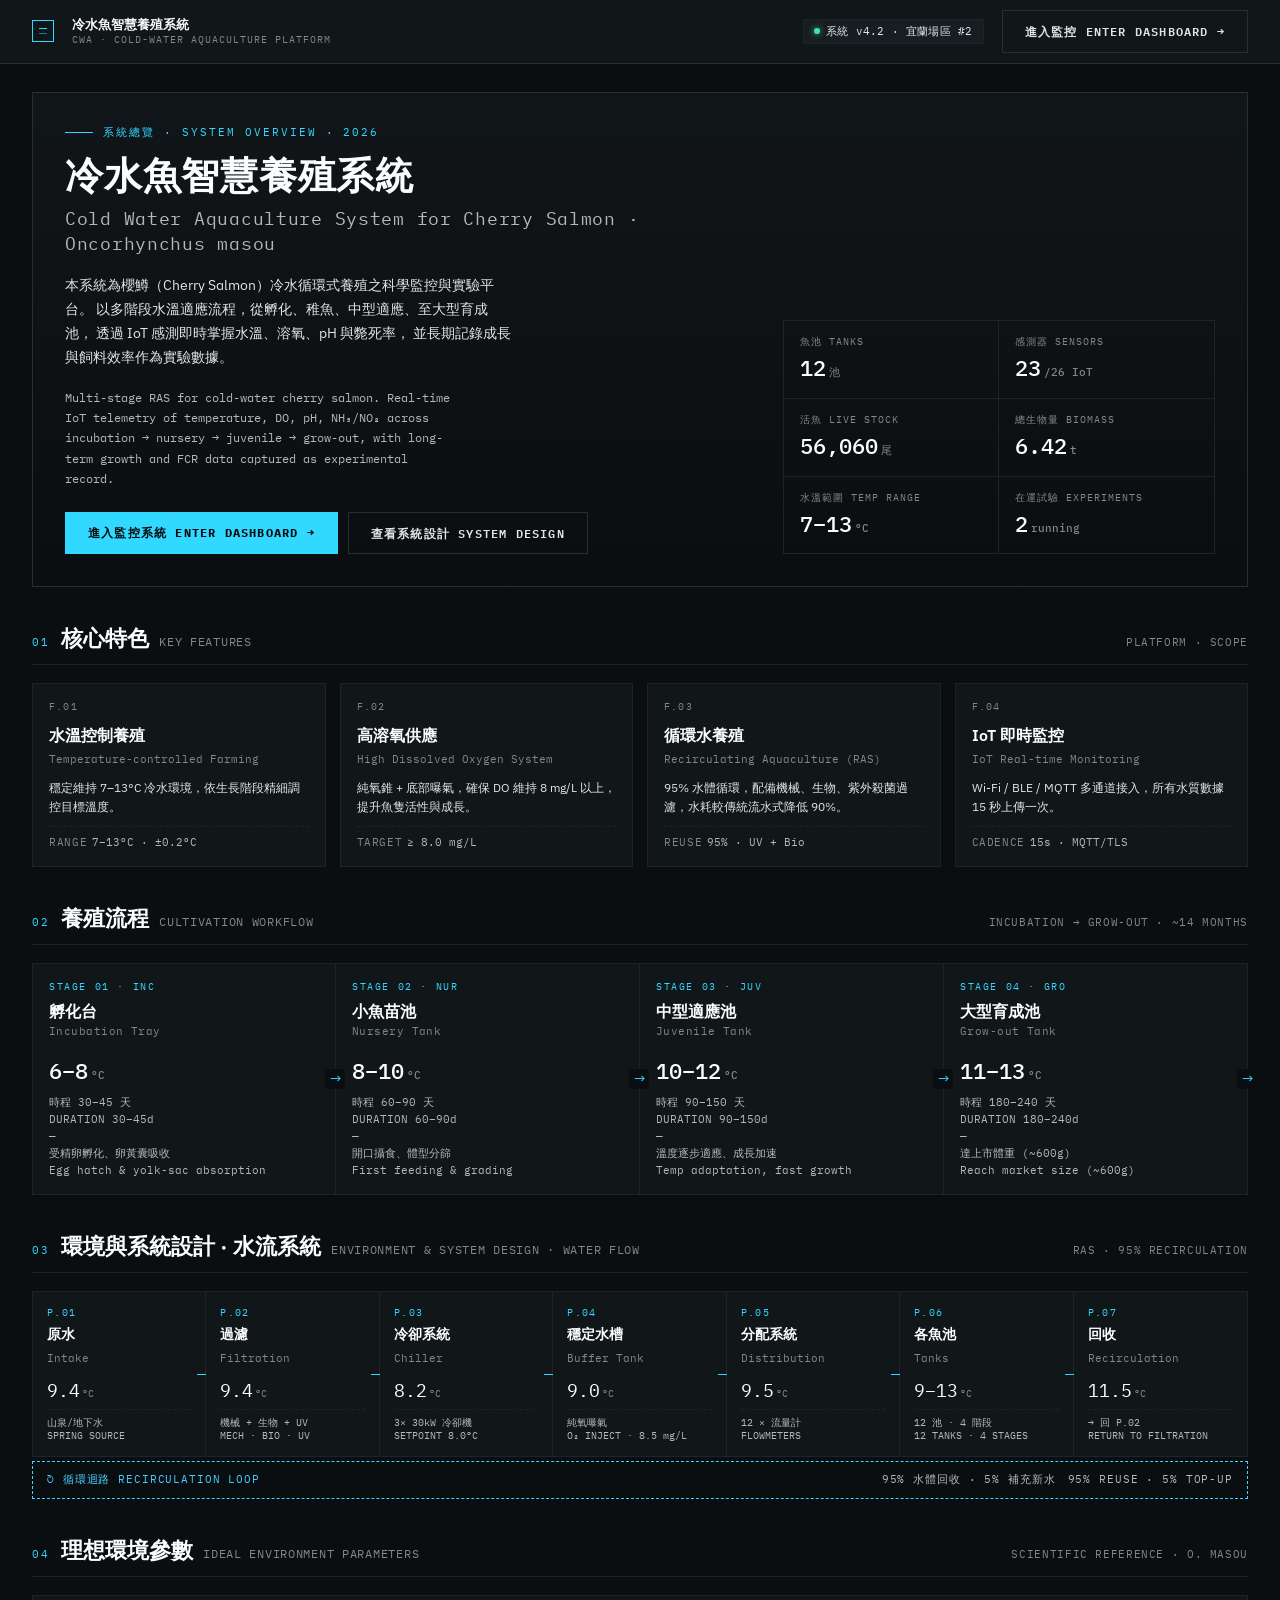
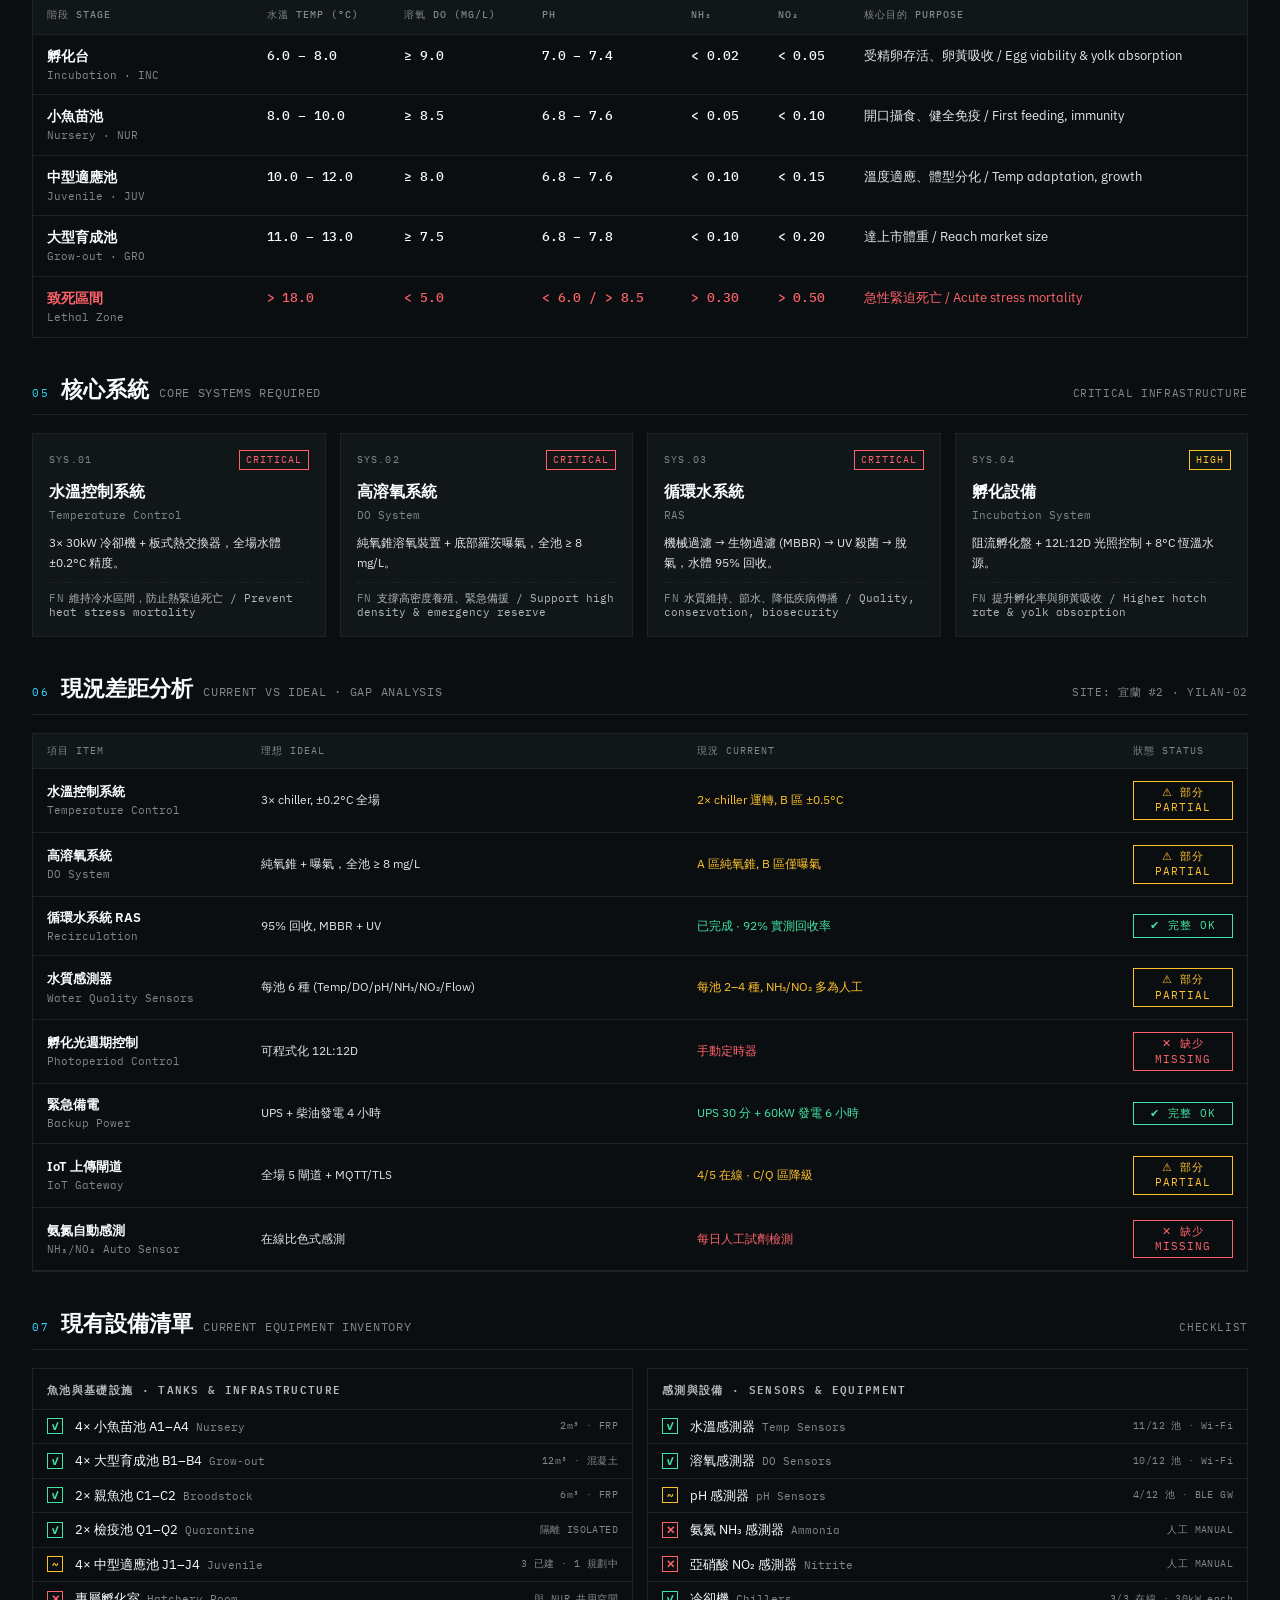
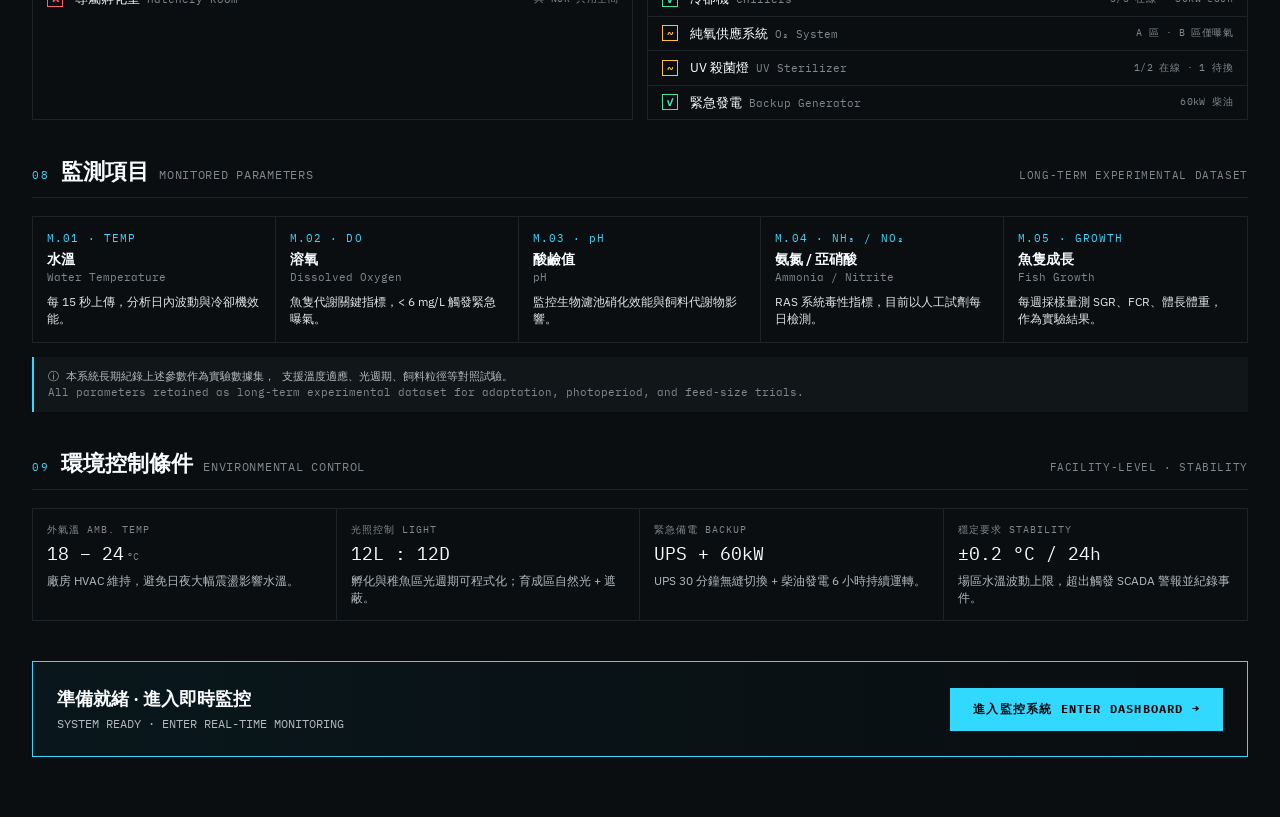
<file: System Overview.html>
<!doctype html>
<html lang="zh-Hant">
<head>
<meta charset="utf-8" />
<meta name="viewport" content="width=1440, initial-scale=1" />
<title>系統總覽 · System Overview · CWA</title>
<link rel="stylesheet" href="styles.css" />
<style>
  body { overflow: auto; }
  .ov { max-width: 1280px; margin: 0 auto; padding: 28px 32px 60px; }
  .ov-hero {
    border: 1px solid var(--line);
    background: linear-gradient(180deg, var(--bg-1), var(--bg-0));
    padding: 32px;
    display: grid; grid-template-columns: 1.6fr 1fr; gap: 28px;
    margin-bottom: 24px;
  }
  .ov-eyebrow {
    font-family: var(--font-mono); font-size: 11px;
    letter-spacing: 0.18em; text-transform: uppercase; color: var(--accent);
    margin-bottom: 14px;
    display: flex; align-items: center; gap: 10px;
  }
  .ov-eyebrow::before { content: ''; width: 28px; height: 1px; background: var(--accent); }
  .ov-title-zh { font-size: 38px; font-weight: 600; letter-spacing: 0.02em; line-height: 1.1; }
  .ov-title-en { font-family: var(--font-mono); font-size: 18px; color: var(--fg-2); margin-top: 10px; letter-spacing: 0.04em; }
  .ov-lede { color: var(--fg-1); font-size: 14px; line-height: 1.7; margin-top: 18px; max-width: 56ch; }
  .ov-keyfacts { display: grid; grid-template-columns: 1fr 1fr; gap: 0; align-self: end; border: 1px solid var(--line-soft); }
  .ov-keyfacts > div {
    padding: 14px 16px;
    border-right: 1px solid var(--line-soft); border-bottom: 1px solid var(--line-soft);
  }
  .ov-keyfacts > div:nth-child(2n) { border-right: none; }
  .ov-keyfacts > div:nth-last-child(-n+2) { border-bottom: none; }
  .ov-keyfacts .lbl { font-family: var(--font-mono); font-size: 10px; color: var(--fg-3); text-transform: uppercase; letter-spacing: 0.10em; }
  .ov-keyfacts .val { font-family: var(--font-mono); font-size: 22px; font-weight: 500; margin-top: 4px; }
  .ov-keyfacts .val .u { font-size: 11px; color: var(--fg-3); margin-left: 3px; }
  .ov-cta { display: flex; gap: 10px; margin-top: 22px; }
  .btn-cta {
    background: var(--accent); color: oklch(0.15 0.01 240);
    border: 1px solid var(--accent); padding: 12px 22px;
    font-family: var(--font-mono); font-size: 12px; font-weight: 700;
    letter-spacing: 0.10em; text-transform: uppercase; cursor: pointer;
    text-decoration: none; display: inline-flex; align-items: center; gap: 8px;
  }
  .btn-cta:hover { filter: brightness(1.08); }
  .btn-ghost {
    background: transparent; color: var(--fg-1);
    border: 1px solid var(--line); padding: 12px 22px;
    font-family: var(--font-mono); font-size: 12px; font-weight: 600;
    letter-spacing: 0.10em; text-transform: uppercase; cursor: pointer;
    text-decoration: none;
  }

  .sec { margin-top: 36px; }
  .sec-head {
    display: flex; align-items: baseline; justify-content: space-between;
    border-bottom: 1px solid var(--line-soft); padding-bottom: 10px; margin-bottom: 18px;
  }
  .sec-num {
    font-family: var(--font-mono); font-size: 11px; color: var(--accent);
    letter-spacing: 0.14em; text-transform: uppercase; margin-right: 12px;
  }
  .sec-zh { font-size: 22px; font-weight: 600; }
  .sec-en { font-family: var(--font-mono); font-size: 12px; color: var(--fg-3); margin-left: 10px; letter-spacing: 0.06em; text-transform: uppercase; }
  .sec-meta { font-family: var(--font-mono); font-size: 10.5px; color: var(--fg-3); letter-spacing: 0.06em; text-transform: uppercase; }

  /* Workflow */
  .pipe { display: grid; grid-template-columns: repeat(4, 1fr) auto; gap: 0; align-items: stretch; }
  .pipe-step {
    border: 1px solid var(--line-soft); background: var(--bg-1);
    padding: 16px; position: relative;
  }
  .pipe-step + .pipe-step { border-left: none; }
  .pipe-step .stagecode { font-family: var(--font-mono); font-size: 10px; color: var(--accent); letter-spacing: 0.16em; text-transform: uppercase; }
  .pipe-step .pname { font-size: 16px; font-weight: 600; margin-top: 6px; }
  .pipe-step .pen { font-family: var(--font-mono); font-size: 11px; color: var(--fg-3); margin-top: 2px; letter-spacing: 0.04em; }
  .pipe-step .ptemp { font-family: var(--font-mono); font-size: 22px; font-weight: 500; margin-top: 16px; color: var(--fg-0); }
  .pipe-step .ptemp .u { font-size: 11px; color: var(--fg-3); margin-left: 3px; }
  .pipe-step .pmeta { font-family: var(--font-mono); font-size: 10.5px; color: var(--fg-2); margin-top: 8px; line-height: 1.6; }
  .pipe-step::after {
    content: '→'; position: absolute; right: -10px; top: 50%;
    transform: translateY(-50%); width: 20px; height: 20px;
    background: var(--bg-0); display: grid; place-items: center;
    color: var(--accent); font-size: 14px; z-index: 2;
  }
  .pipe-step:last-child::after { display: none; }

  /* water flow */
  .flow {
    display: grid; grid-template-columns: repeat(7, 1fr); gap: 0;
    border: 1px solid var(--line-soft);
  }
  .flow-cell {
    padding: 14px; border-right: 1px solid var(--line-soft);
    background: var(--bg-1); position: relative;
    display: flex; flex-direction: column; gap: 6px;
  }
  .flow-cell:last-child { border-right: none; }
  .flow-cell .fcode { font-family: var(--font-mono); font-size: 9.5px; color: var(--accent); letter-spacing: 0.14em; text-transform: uppercase; }
  .flow-cell .fzh { font-size: 14px; font-weight: 600; }
  .flow-cell .fen { font-family: var(--font-mono); font-size: 10.5px; color: var(--fg-3); }
  .flow-cell .ftemp { font-family: var(--font-mono); font-size: 18px; margin-top: 6px; }
  .flow-cell .ftemp .u { font-size: 10px; color: var(--fg-3); margin-left: 2px; }
  .flow-cell .fctl { font-family: var(--font-mono); font-size: 9.5px; color: var(--fg-2); margin-top: auto; padding-top: 6px; border-top: 1px dashed var(--line-soft); }
  .flow-cell::after {
    content: ''; position: absolute; right: -8px; top: 50%;
    width: 16px; height: 1px; background: var(--accent);
  }
  .flow-cell::before {
    content: ''; position: absolute; right: -10px; top: 50%;
    transform: translateY(-50%);
    border: 4px solid transparent; border-left-color: var(--accent);
  }
  .flow-cell:last-child::after, .flow-cell:last-child::before { display: none; }
  .flow-loop {
    margin-top: 4px; padding: 10px 14px;
    border: 1px dashed var(--info); color: var(--info);
    font-family: var(--font-mono); font-size: 11px;
    letter-spacing: 0.08em; text-transform: uppercase;
    display: flex; gap: 12px; align-items: center;
  }

  /* Param table */
  .ptbl {
    width: 100%; border-collapse: collapse;
    border: 1px solid var(--line-soft);
  }
  .ptbl th, .ptbl td {
    padding: 12px 14px; border-bottom: 1px solid var(--line-soft);
    text-align: left; vertical-align: top;
  }
  .ptbl th {
    background: var(--bg-1); font-family: var(--font-mono); font-size: 10px;
    text-transform: uppercase; letter-spacing: 0.10em; color: var(--fg-3); font-weight: 500;
  }
  .ptbl td { font-size: 12.5px; color: var(--fg-1); }
  .ptbl td.num { font-family: var(--font-mono); font-size: 13px; color: var(--fg-0); font-weight: 500; }
  .ptbl tr:last-child td { border-bottom: none; }
  .ptbl .stage-cell { display: flex; flex-direction: column; gap: 2px; }
  .ptbl .stage-cell .zh { font-weight: 600; color: var(--fg-0); font-size: 13.5px; }
  .ptbl .stage-cell .en { font-family: var(--font-mono); font-size: 10.5px; color: var(--fg-3); }

  /* Cards */
  .card-grid { display: grid; grid-template-columns: repeat(4, 1fr); gap: 14px; }
  .syscard {
    border: 1px solid var(--line-soft); background: var(--bg-1);
    padding: 16px; display: flex; flex-direction: column; gap: 10px;
  }
  .syscard .sc-head { display: flex; align-items: center; justify-content: space-between; }
  .syscard .sc-id { font-family: var(--font-mono); font-size: 10px; letter-spacing: 0.12em; color: var(--fg-3); text-transform: uppercase; }
  .syscard .sc-imp {
    font-family: var(--font-mono); font-size: 9.5px; padding: 2px 6px;
    letter-spacing: 0.10em; text-transform: uppercase;
    border: 1px solid var(--danger); color: var(--danger);
  }
  .syscard .sc-imp.med { border-color: var(--warn); color: var(--warn); }
  .syscard .sc-zh { font-size: 16px; font-weight: 600; }
  .syscard .sc-en { font-family: var(--font-mono); font-size: 11px; color: var(--fg-3); margin-top: -4px; }
  .syscard .sc-desc { font-size: 12px; color: var(--fg-1); line-height: 1.6; }
  .syscard .sc-fn { font-family: var(--font-mono); font-size: 10.5px; color: var(--fg-2); padding-top: 8px; border-top: 1px dashed var(--line-soft); }
  .syscard .sc-fn .lbl { color: var(--fg-3); margin-right: 5px; text-transform: uppercase; letter-spacing: 0.06em; }

  /* Gap analysis */
  .gap-row {
    display: grid; grid-template-columns: 200px 1fr 1fr 100px;
    border-bottom: 1px solid var(--line-soft);
    padding: 12px 14px; gap: 14px; align-items: center;
  }
  .gap-row:first-child {
    background: var(--bg-1); padding-top: 10px; padding-bottom: 10px;
    font-family: var(--font-mono); font-size: 10px;
    letter-spacing: 0.10em; text-transform: uppercase; color: var(--fg-3);
  }
  .gap-row .item-zh { font-weight: 600; color: var(--fg-0); }
  .gap-row .item-en { font-family: var(--font-mono); font-size: 10.5px; color: var(--fg-3); margin-top: 2px; }
  .gap-row .ideal, .gap-row .current { font-size: 12px; color: var(--fg-1); }
  .gap-row .current.miss { color: var(--danger); }
  .gap-row .current.part { color: var(--warn); }
  .gap-row .current.ok { color: var(--ok); }
  .gap-row .stat {
    font-family: var(--font-mono); font-size: 11px; letter-spacing: 0.08em; text-transform: uppercase;
    padding: 3px 8px; border: 1px solid currentColor; text-align: center;
  }
  .gap-row .stat.ok { color: var(--ok); }
  .gap-row .stat.part { color: var(--warn); }
  .gap-row .stat.miss { color: var(--danger); }

  /* Equipment checklist */
  .eq-grid { display: grid; grid-template-columns: 1fr 1fr; gap: 14px; }
  .eq-col { border: 1px solid var(--line-soft); }
  .eq-col h3 {
    font-family: var(--font-mono); font-size: 11px; letter-spacing: 0.12em;
    text-transform: uppercase; color: var(--fg-2); padding: 12px 14px;
    border-bottom: 1px solid var(--line-soft); font-weight: 600;
  }
  .eq-row {
    display: grid; grid-template-columns: 18px 1fr auto;
    padding: 8px 14px; gap: 10px; align-items: center;
    border-bottom: 1px solid var(--line-soft);
    font-size: 12.5px;
  }
  .eq-row:last-child { border-bottom: none; }
  .eq-mark {
    width: 16px; height: 16px; display: grid; place-items: center;
    font-family: var(--font-mono); font-size: 11px; font-weight: 700;
    border: 1px solid currentColor;
  }
  .eq-mark.ok   { color: var(--ok); }
  .eq-mark.part { color: var(--warn); }
  .eq-mark.miss { color: var(--danger); }
  .eq-row .en { color: var(--fg-3); font-family: var(--font-mono); font-size: 10.5px; margin-left: 4px; }
  .eq-row .meta { font-family: var(--font-mono); font-size: 10px; color: var(--fg-3); letter-spacing: 0.04em; }

  /* Monitoring data list */
  .mon-grid { display: grid; grid-template-columns: repeat(5, 1fr); gap: 0; border: 1px solid var(--line-soft); }
  .mon-cell { padding: 14px; border-right: 1px solid var(--line-soft); }
  .mon-cell:last-child { border-right: none; }
  .mon-cell .mc-sym { font-family: var(--font-mono); font-size: 11px; color: var(--accent); letter-spacing: 0.10em; }
  .mon-cell .mc-zh { font-size: 14px; font-weight: 600; margin-top: 4px; }
  .mon-cell .mc-en { font-family: var(--font-mono); font-size: 10.5px; color: var(--fg-3); }
  .mon-cell .mc-desc { font-size: 11.5px; color: var(--fg-1); margin-top: 8px; line-height: 1.55; }

  /* Env control */
  .env-row { display: grid; grid-template-columns: repeat(4, 1fr); gap: 0; border: 1px solid var(--line-soft); }
  .env-cell { padding: 14px; border-right: 1px solid var(--line-soft); }
  .env-cell:last-child { border-right: none; }
  .env-cell .lbl { font-family: var(--font-mono); font-size: 10px; color: var(--fg-3); text-transform: uppercase; letter-spacing: 0.10em; }
  .env-cell .val { font-family: var(--font-mono); font-size: 18px; margin-top: 4px; }
  .env-cell .desc { font-size: 11.5px; color: var(--fg-2); margin-top: 6px; line-height: 1.5; }

  .footer-cta {
    margin-top: 40px; padding: 24px;
    border: 1px solid var(--accent);
    background: linear-gradient(90deg, oklch(0.32 0.06 225 / 0.20), transparent);
    display: flex; justify-content: space-between; align-items: center;
  }
  .footer-cta .ft-zh { font-size: 18px; font-weight: 600; }
  .footer-cta .ft-en { font-family: var(--font-mono); font-size: 12px; color: var(--fg-2); margin-top: 4px; }

  /* tiny topbar to anchor the page */
  .ov-top {
    position: sticky; top: 0; z-index: 20;
    background: var(--bg-1); border-bottom: 1px solid var(--line);
    padding: 10px 32px; display: flex; align-items: center; gap: 18px;
  }
  .ov-top .brand-mark {
    width: 22px; height: 22px; border: 1px solid var(--accent); position: relative;
  }
  .ov-top .brand-mark::before, .ov-top .brand-mark::after {
    content: ''; position: absolute; background: var(--accent);
  }
  .ov-top .brand-mark::before { width: 8px; height: 1px; top: 7px; left: 6px; }
  .ov-top .brand-mark::after  { width: 8px; height: 1px; top: 12px; left: 6px; opacity: 0.5; }
  .ov-top .brand-zh { font-size: 12.5px; font-weight: 600; }
  .ov-top .brand-en { font-family: var(--font-mono); font-size: 10px; color: var(--fg-3); letter-spacing: 0.10em; text-transform: uppercase; }
  .ov-top .pill { margin-left: auto; }
</style>
</head>
<body>

<div class="ov-top">
  <div class="brand-mark"></div>
  <div>
    <div class="brand-zh">冷水魚智慧養殖系統</div>
    <div class="brand-en">CWA · COLD-WATER AQUACULTURE PLATFORM</div>
  </div>
  <span class="pill"><span class="dot"></span>系統 v4.2 · 宜蘭場區 #2</span>
  <a class="btn-ghost" href="Aquaculture Dashboard.html">進入監控 ENTER DASHBOARD →</a>
</div>

<div class="ov">

  <!-- HERO -->
  <section class="ov-hero">
    <div>
      <div class="ov-eyebrow">系統總覽 · System Overview · 2026</div>
      <h1 class="ov-title-zh">冷水魚智慧養殖系統</h1>
      <div class="ov-title-en">Cold Water Aquaculture System for Cherry Salmon · Oncorhynchus masou</div>
      <p class="ov-lede">
        本系統為櫻鱒（Cherry Salmon）冷水循環式養殖之科學監控與實驗平台。
        以多階段水溫適應流程，從孵化、稚魚、中型適應、至大型育成池，
        透過 IoT 感測即時掌握水溫、溶氧、pH 與斃死率，
        並長期記錄成長與飼料效率作為實驗數據。
      </p>
      <p class="ov-lede" style="font-family: var(--font-mono); font-size: 12px; color: var(--fg-2);">
        Multi-stage RAS for cold-water cherry salmon. Real-time IoT telemetry
        of temperature, DO, pH, NH₃/NO₂ across incubation → nursery → juvenile →
        grow-out, with long-term growth and FCR data captured as experimental record.
      </p>
      <div class="ov-cta">
        <a class="btn-cta" href="Aquaculture Dashboard.html">進入監控系統 Enter Dashboard →</a>
        <a class="btn-ghost" href="#flow">查看系統設計 System Design</a>
      </div>
    </div>
    <div class="ov-keyfacts">
      <div><div class="lbl">魚池 Tanks</div><div class="val">12<span class="u">池</span></div></div>
      <div><div class="lbl">感測器 Sensors</div><div class="val">23<span class="u">/26 IoT</span></div></div>
      <div><div class="lbl">活魚 Live Stock</div><div class="val">56,060<span class="u">尾</span></div></div>
      <div><div class="lbl">總生物量 Biomass</div><div class="val">6.42<span class="u">t</span></div></div>
      <div><div class="lbl">水溫範圍 Temp Range</div><div class="val">7–13<span class="u">°C</span></div></div>
      <div><div class="lbl">在運試驗 Experiments</div><div class="val">2<span class="u">running</span></div></div>
    </div>
  </section>

  <!-- KEY FEATURES -->
  <section class="sec">
    <div class="sec-head">
      <div><span class="sec-num">01</span><span class="sec-zh">核心特色</span><span class="sec-en">Key Features</span></div>
      <span class="sec-meta">PLATFORM · SCOPE</span>
    </div>
    <div class="card-grid">
      <div class="syscard">
        <div class="sc-head"><span class="sc-id">F.01</span></div>
        <div class="sc-zh">水溫控制養殖</div>
        <div class="sc-en">Temperature-controlled Farming</div>
        <div class="sc-desc">穩定維持 7–13°C 冷水環境，依生長階段精細調控目標溫度。</div>
        <div class="sc-fn"><span class="lbl">Range</span>7–13°C · ±0.2°C</div>
      </div>
      <div class="syscard">
        <div class="sc-head"><span class="sc-id">F.02</span></div>
        <div class="sc-zh">高溶氧供應</div>
        <div class="sc-en">High Dissolved Oxygen System</div>
        <div class="sc-desc">純氧錐 + 底部曝氣，確保 DO 維持 8 mg/L 以上，提升魚隻活性與成長。</div>
        <div class="sc-fn"><span class="lbl">Target</span>≥ 8.0 mg/L</div>
      </div>
      <div class="syscard">
        <div class="sc-head"><span class="sc-id">F.03</span></div>
        <div class="sc-zh">循環水養殖</div>
        <div class="sc-en">Recirculating Aquaculture (RAS)</div>
        <div class="sc-desc">95% 水體循環，配備機械、生物、紫外殺菌過濾，水耗較傳統流水式降低 90%。</div>
        <div class="sc-fn"><span class="lbl">Reuse</span>95% · UV + Bio</div>
      </div>
      <div class="syscard">
        <div class="sc-head"><span class="sc-id">F.04</span></div>
        <div class="sc-zh">IoT 即時監控</div>
        <div class="sc-en">IoT Real-time Monitoring</div>
        <div class="sc-desc">Wi-Fi / BLE / MQTT 多通道接入，所有水質數據 15 秒上傳一次。</div>
        <div class="sc-fn"><span class="lbl">Cadence</span>15s · MQTT/TLS</div>
      </div>
    </div>
  </section>

  <!-- WORKFLOW -->
  <section class="sec">
    <div class="sec-head">
      <div><span class="sec-num">02</span><span class="sec-zh">養殖流程</span><span class="sec-en">Cultivation Workflow</span></div>
      <span class="sec-meta">INCUBATION → GROW-OUT · ~14 MONTHS</span>
    </div>
    <div class="pipe">
      <div class="pipe-step">
        <div class="stagecode">STAGE 01 · INC</div>
        <div class="pname">孵化台</div>
        <div class="pen">Incubation Tray</div>
        <div class="ptemp">6–8<span class="u">°C</span></div>
        <div class="pmeta">
          時程 30–45 天<br/>
          DURATION 30–45d<br/>
          —<br/>
          受精卵孵化、卵黃囊吸收<br/>
          Egg hatch & yolk-sac absorption
        </div>
      </div>
      <div class="pipe-step">
        <div class="stagecode">STAGE 02 · NUR</div>
        <div class="pname">小魚苗池</div>
        <div class="pen">Nursery Tank</div>
        <div class="ptemp">8–10<span class="u">°C</span></div>
        <div class="pmeta">
          時程 60–90 天<br/>
          DURATION 60–90d<br/>
          —<br/>
          開口攝食、體型分篩<br/>
          First feeding & grading
        </div>
      </div>
      <div class="pipe-step">
        <div class="stagecode">STAGE 03 · JUV</div>
        <div class="pname">中型適應池</div>
        <div class="pen">Juvenile Tank</div>
        <div class="ptemp">10–12<span class="u">°C</span></div>
        <div class="pmeta">
          時程 90–150 天<br/>
          DURATION 90–150d<br/>
          —<br/>
          溫度逐步適應、成長加速<br/>
          Temp adaptation, fast growth
        </div>
      </div>
      <div class="pipe-step">
        <div class="stagecode">STAGE 04 · GRO</div>
        <div class="pname">大型育成池</div>
        <div class="pen">Grow-out Tank</div>
        <div class="ptemp">11–13<span class="u">°C</span></div>
        <div class="pmeta">
          時程 180–240 天<br/>
          DURATION 180–240d<br/>
          —<br/>
          達上市體重 (~600g)<br/>
          Reach market size (~600g)
        </div>
      </div>
      <div></div>
    </div>
  </section>

  <!-- WATER FLOW -->
  <section class="sec" id="flow">
    <div class="sec-head">
      <div><span class="sec-num">03</span><span class="sec-zh">環境與系統設計 · 水流系統</span><span class="sec-en">Environment & System Design · Water Flow</span></div>
      <span class="sec-meta">RAS · 95% RECIRCULATION</span>
    </div>
    <div class="flow">
      <div class="flow-cell">
        <div class="fcode">P.01</div>
        <div class="fzh">原水</div>
        <div class="fen">Intake</div>
        <div class="ftemp">9.4<span class="u">°C</span></div>
        <div class="fctl">山泉/地下水<br/>SPRING SOURCE</div>
      </div>
      <div class="flow-cell">
        <div class="fcode">P.02</div>
        <div class="fzh">過濾</div>
        <div class="fen">Filtration</div>
        <div class="ftemp">9.4<span class="u">°C</span></div>
        <div class="fctl">機械 + 生物 + UV<br/>MECH · BIO · UV</div>
      </div>
      <div class="flow-cell">
        <div class="fcode">P.03</div>
        <div class="fzh">冷卻系統</div>
        <div class="fen">Chiller</div>
        <div class="ftemp">8.2<span class="u">°C</span></div>
        <div class="fctl">3× 30kW 冷卻機<br/>SETPOINT 8.0°C</div>
      </div>
      <div class="flow-cell">
        <div class="fcode">P.04</div>
        <div class="fzh">穩定水槽</div>
        <div class="fen">Buffer Tank</div>
        <div class="ftemp">9.0<span class="u">°C</span></div>
        <div class="fctl">純氧曝氣<br/>O₂ INJECT · 8.5 mg/L</div>
      </div>
      <div class="flow-cell">
        <div class="fcode">P.05</div>
        <div class="fzh">分配系統</div>
        <div class="fen">Distribution</div>
        <div class="ftemp">9.5<span class="u">°C</span></div>
        <div class="fctl">12 × 流量計<br/>FLOWMETERS</div>
      </div>
      <div class="flow-cell">
        <div class="fcode">P.06</div>
        <div class="fzh">各魚池</div>
        <div class="fen">Tanks</div>
        <div class="ftemp">9–13<span class="u">°C</span></div>
        <div class="fctl">12 池 · 4 階段<br/>12 TANKS · 4 STAGES</div>
      </div>
      <div class="flow-cell">
        <div class="fcode">P.07</div>
        <div class="fzh">回收</div>
        <div class="fen">Recirculation</div>
        <div class="ftemp">11.5<span class="u">°C</span></div>
        <div class="fctl">→ 回 P.02<br/>RETURN TO FILTRATION</div>
      </div>
    </div>
    <div class="flow-loop">
      <span>↻ 循環迴路 RECIRCULATION LOOP</span>
      <span style="margin-left: auto; color: var(--fg-2);">95% 水體回收 · 5% 補充新水</span>
      <span style="color: var(--fg-2);">95% reuse · 5% top-up</span>
    </div>
  </section>

  <!-- IDEAL ENV PARAMETERS -->
  <section class="sec">
    <div class="sec-head">
      <div><span class="sec-num">04</span><span class="sec-zh">理想環境參數</span><span class="sec-en">Ideal Environment Parameters</span></div>
      <span class="sec-meta">SCIENTIFIC REFERENCE · O. masou</span>
    </div>
    <table class="ptbl">
      <thead>
        <tr>
          <th style="width: 220px;">階段 STAGE</th>
          <th>水溫 TEMP (°C)</th>
          <th>溶氧 DO (mg/L)</th>
          <th>pH</th>
          <th>NH₃</th>
          <th>NO₂</th>
          <th>核心目的 PURPOSE</th>
        </tr>
      </thead>
      <tbody>
        <tr>
          <td><div class="stage-cell"><span class="zh">孵化台</span><span class="en">Incubation · INC</span></div></td>
          <td class="num">6.0 – 8.0</td>
          <td class="num">≥ 9.0</td>
          <td class="num">7.0 – 7.4</td>
          <td class="num">&lt; 0.02</td>
          <td class="num">&lt; 0.05</td>
          <td>受精卵存活、卵黃吸收 / Egg viability & yolk absorption</td>
        </tr>
        <tr>
          <td><div class="stage-cell"><span class="zh">小魚苗池</span><span class="en">Nursery · NUR</span></div></td>
          <td class="num">8.0 – 10.0</td>
          <td class="num">≥ 8.5</td>
          <td class="num">6.8 – 7.6</td>
          <td class="num">&lt; 0.05</td>
          <td class="num">&lt; 0.10</td>
          <td>開口攝食、健全免疫 / First feeding, immunity</td>
        </tr>
        <tr>
          <td><div class="stage-cell"><span class="zh">中型適應池</span><span class="en">Juvenile · JUV</span></div></td>
          <td class="num">10.0 – 12.0</td>
          <td class="num">≥ 8.0</td>
          <td class="num">6.8 – 7.6</td>
          <td class="num">&lt; 0.10</td>
          <td class="num">&lt; 0.15</td>
          <td>溫度適應、體型分化 / Temp adaptation, growth</td>
        </tr>
        <tr>
          <td><div class="stage-cell"><span class="zh">大型育成池</span><span class="en">Grow-out · GRO</span></div></td>
          <td class="num">11.0 – 13.0</td>
          <td class="num">≥ 7.5</td>
          <td class="num">6.8 – 7.8</td>
          <td class="num">&lt; 0.10</td>
          <td class="num">&lt; 0.20</td>
          <td>達上市體重 / Reach market size</td>
        </tr>
        <tr>
          <td><div class="stage-cell"><span class="zh" style="color: var(--danger);">致死區間</span><span class="en">Lethal Zone</span></div></td>
          <td class="num" style="color: var(--danger);">&gt; 18.0</td>
          <td class="num" style="color: var(--danger);">&lt; 5.0</td>
          <td class="num" style="color: var(--danger);">&lt; 6.0 / &gt; 8.5</td>
          <td class="num" style="color: var(--danger);">&gt; 0.30</td>
          <td class="num" style="color: var(--danger);">&gt; 0.50</td>
          <td style="color: var(--danger);">急性緊迫死亡 / Acute stress mortality</td>
        </tr>
      </tbody>
    </table>
  </section>

  <!-- CORE SYSTEMS -->
  <section class="sec">
    <div class="sec-head">
      <div><span class="sec-num">05</span><span class="sec-zh">核心系統</span><span class="sec-en">Core Systems Required</span></div>
      <span class="sec-meta">CRITICAL INFRASTRUCTURE</span>
    </div>
    <div class="card-grid">
      <div class="syscard">
        <div class="sc-head"><span class="sc-id">SYS.01</span><span class="sc-imp">CRITICAL</span></div>
        <div class="sc-zh">水溫控制系統</div>
        <div class="sc-en">Temperature Control</div>
        <div class="sc-desc">3× 30kW 冷卻機 + 板式熱交換器，全場水體 ±0.2°C 精度。</div>
        <div class="sc-fn"><span class="lbl">FN</span>維持冷水區間，防止熱緊迫死亡 / Prevent heat stress mortality</div>
      </div>
      <div class="syscard">
        <div class="sc-head"><span class="sc-id">SYS.02</span><span class="sc-imp">CRITICAL</span></div>
        <div class="sc-zh">高溶氧系統</div>
        <div class="sc-en">DO System</div>
        <div class="sc-desc">純氧錐溶氧裝置 + 底部羅茨曝氣，全池 ≥ 8 mg/L。</div>
        <div class="sc-fn"><span class="lbl">FN</span>支撐高密度養殖、緊急備援 / Support high density & emergency reserve</div>
      </div>
      <div class="syscard">
        <div class="sc-head"><span class="sc-id">SYS.03</span><span class="sc-imp">CRITICAL</span></div>
        <div class="sc-zh">循環水系統</div>
        <div class="sc-en">RAS</div>
        <div class="sc-desc">機械過濾 → 生物過濾 (MBBR) → UV 殺菌 → 脫氣，水體 95% 回收。</div>
        <div class="sc-fn"><span class="lbl">FN</span>水質維持、節水、降低疾病傳播 / Quality, conservation, biosecurity</div>
      </div>
      <div class="syscard">
        <div class="sc-head"><span class="sc-id">SYS.04</span><span class="sc-imp med">HIGH</span></div>
        <div class="sc-zh">孵化設備</div>
        <div class="sc-en">Incubation System</div>
        <div class="sc-desc">阻流孵化盤 + 12L:12D 光照控制 + 8°C 恆溫水源。</div>
        <div class="sc-fn"><span class="lbl">FN</span>提升孵化率與卵黃吸收 / Higher hatch rate & yolk absorption</div>
      </div>
    </div>
  </section>

  <!-- GAP ANALYSIS -->
  <section class="sec">
    <div class="sec-head">
      <div><span class="sec-num">06</span><span class="sec-zh">現況差距分析</span><span class="sec-en">Current vs Ideal · Gap Analysis</span></div>
      <span class="sec-meta">SITE: 宜蘭 #2 · YILAN-02</span>
    </div>
    <div style="border: 1px solid var(--line-soft);">
      <div class="gap-row">
        <span>項目 ITEM</span>
        <span>理想 IDEAL</span>
        <span>現況 CURRENT</span>
        <span>狀態 STATUS</span>
      </div>
      <div class="gap-row">
        <div><div class="item-zh">水溫控制系統</div><div class="item-en">Temperature Control</div></div>
        <div class="ideal">3× chiller, ±0.2°C 全場</div>
        <div class="current part">2× chiller 運轉, B 區 ±0.5°C</div>
        <div class="stat part">⚠ 部分 PARTIAL</div>
      </div>
      <div class="gap-row">
        <div><div class="item-zh">高溶氧系統</div><div class="item-en">DO System</div></div>
        <div class="ideal">純氧錐 + 曝氣，全池 ≥ 8 mg/L</div>
        <div class="current part">A 區純氧錐, B 區僅曝氣</div>
        <div class="stat part">⚠ 部分 PARTIAL</div>
      </div>
      <div class="gap-row">
        <div><div class="item-zh">循環水系統 RAS</div><div class="item-en">Recirculation</div></div>
        <div class="ideal">95% 回收, MBBR + UV</div>
        <div class="current ok">已完成 · 92% 實測回收率</div>
        <div class="stat ok">✔ 完整 OK</div>
      </div>
      <div class="gap-row">
        <div><div class="item-zh">水質感測器</div><div class="item-en">Water Quality Sensors</div></div>
        <div class="ideal">每池 6 種 (Temp/DO/pH/NH₃/NO₂/Flow)</div>
        <div class="current part">每池 2–4 種, NH₃/NO₂ 多為人工</div>
        <div class="stat part">⚠ 部分 PARTIAL</div>
      </div>
      <div class="gap-row">
        <div><div class="item-zh">孵化光週期控制</div><div class="item-en">Photoperiod Control</div></div>
        <div class="ideal">可程式化 12L:12D</div>
        <div class="current miss">手動定時器</div>
        <div class="stat miss">✕ 缺少 MISSING</div>
      </div>
      <div class="gap-row">
        <div><div class="item-zh">緊急備電</div><div class="item-en">Backup Power</div></div>
        <div class="ideal">UPS + 柴油發電 4 小時</div>
        <div class="current ok">UPS 30 分 + 60kW 發電 6 小時</div>
        <div class="stat ok">✔ 完整 OK</div>
      </div>
      <div class="gap-row">
        <div><div class="item-zh">IoT 上傳閘道</div><div class="item-en">IoT Gateway</div></div>
        <div class="ideal">全場 5 閘道 + MQTT/TLS</div>
        <div class="current part">4/5 在線 · C/Q 區降級</div>
        <div class="stat part">⚠ 部分 PARTIAL</div>
      </div>
      <div class="gap-row">
        <div><div class="item-zh">氨氮自動感測</div><div class="item-en">NH₃/NO₂ Auto Sensor</div></div>
        <div class="ideal">在線比色式感測</div>
        <div class="current miss">每日人工試劑檢測</div>
        <div class="stat miss">✕ 缺少 MISSING</div>
      </div>
    </div>
  </section>

  <!-- EQUIPMENT CHECKLIST -->
  <section class="sec">
    <div class="sec-head">
      <div><span class="sec-num">07</span><span class="sec-zh">現有設備清單</span><span class="sec-en">Current Equipment Inventory</span></div>
      <span class="sec-meta">CHECKLIST</span>
    </div>
    <div class="eq-grid">
      <div class="eq-col">
        <h3>魚池與基礎設施 · TANKS & INFRASTRUCTURE</h3>
        <div class="eq-row"><span class="eq-mark ok">✓</span><span>4× 小魚苗池 A1–A4 <span class="en">Nursery</span></span><span class="meta">2m³ · FRP</span></div>
        <div class="eq-row"><span class="eq-mark ok">✓</span><span>4× 大型育成池 B1–B4 <span class="en">Grow-out</span></span><span class="meta">12m³ · 混凝土</span></div>
        <div class="eq-row"><span class="eq-mark ok">✓</span><span>2× 親魚池 C1–C2 <span class="en">Broodstock</span></span><span class="meta">6m³ · FRP</span></div>
        <div class="eq-row"><span class="eq-mark ok">✓</span><span>2× 檢疫池 Q1–Q2 <span class="en">Quarantine</span></span><span class="meta">隔離 ISOLATED</span></div>
        <div class="eq-row"><span class="eq-mark part">~</span><span>4× 中型適應池 J1–J4 <span class="en">Juvenile</span></span><span class="meta">3 已建 · 1 規劃中</span></div>
        <div class="eq-row"><span class="eq-mark miss">✕</span><span>專屬孵化室 <span class="en">Hatchery Room</span></span><span class="meta">與 NUR 共用空間</span></div>
      </div>
      <div class="eq-col">
        <h3>感測與設備 · SENSORS & EQUIPMENT</h3>
        <div class="eq-row"><span class="eq-mark ok">✓</span><span>水溫感測器 <span class="en">Temp Sensors</span></span><span class="meta">11/12 池 · Wi-Fi</span></div>
        <div class="eq-row"><span class="eq-mark ok">✓</span><span>溶氧感測器 <span class="en">DO Sensors</span></span><span class="meta">10/12 池 · Wi-Fi</span></div>
        <div class="eq-row"><span class="eq-mark part">~</span><span>pH 感測器 <span class="en">pH Sensors</span></span><span class="meta">4/12 池 · BLE GW</span></div>
        <div class="eq-row"><span class="eq-mark miss">✕</span><span>氨氮 NH₃ 感測器 <span class="en">Ammonia</span></span><span class="meta">人工 MANUAL</span></div>
        <div class="eq-row"><span class="eq-mark miss">✕</span><span>亞硝酸 NO₂ 感測器 <span class="en">Nitrite</span></span><span class="meta">人工 MANUAL</span></div>
        <div class="eq-row"><span class="eq-mark ok">✓</span><span>冷卻機 <span class="en">Chillers</span></span><span class="meta">3/3 在線 · 30kW each</span></div>
        <div class="eq-row"><span class="eq-mark part">~</span><span>純氧供應系統 <span class="en">O₂ System</span></span><span class="meta">A 區 · B 區僅曝氣</span></div>
        <div class="eq-row"><span class="eq-mark part">~</span><span>UV 殺菌燈 <span class="en">UV Sterilizer</span></span><span class="meta">1/2 在線 · 1 待換</span></div>
        <div class="eq-row"><span class="eq-mark ok">✓</span><span>緊急發電 <span class="en">Backup Generator</span></span><span class="meta">60kW 柴油</span></div>
      </div>
    </div>
  </section>

  <!-- MONITORED PARAMETERS -->
  <section class="sec">
    <div class="sec-head">
      <div><span class="sec-num">08</span><span class="sec-zh">監測項目</span><span class="sec-en">Monitored Parameters</span></div>
      <span class="sec-meta">LONG-TERM EXPERIMENTAL DATASET</span>
    </div>
    <div class="mon-grid">
      <div class="mon-cell">
        <div class="mc-sym">M.01 · TEMP</div>
        <div class="mc-zh">水溫</div>
        <div class="mc-en">Water Temperature</div>
        <div class="mc-desc">每 15 秒上傳，分析日內波動與冷卻機效能。</div>
      </div>
      <div class="mon-cell">
        <div class="mc-sym">M.02 · DO</div>
        <div class="mc-zh">溶氧</div>
        <div class="mc-en">Dissolved Oxygen</div>
        <div class="mc-desc">魚隻代謝關鍵指標，&lt; 6 mg/L 觸發緊急曝氣。</div>
      </div>
      <div class="mon-cell">
        <div class="mc-sym">M.03 · pH</div>
        <div class="mc-zh">酸鹼值</div>
        <div class="mc-en">pH</div>
        <div class="mc-desc">監控生物濾池硝化效能與飼料代謝物影響。</div>
      </div>
      <div class="mon-cell">
        <div class="mc-sym">M.04 · NH₃ / NO₂</div>
        <div class="mc-zh">氨氮 / 亞硝酸</div>
        <div class="mc-en">Ammonia / Nitrite</div>
        <div class="mc-desc">RAS 系統毒性指標，目前以人工試劑每日檢測。</div>
      </div>
      <div class="mon-cell">
        <div class="mc-sym">M.05 · GROWTH</div>
        <div class="mc-zh">魚隻成長</div>
        <div class="mc-en">Fish Growth</div>
        <div class="mc-desc">每週採樣量測 SGR、FCR、體長體重，作為實驗結果。</div>
      </div>
    </div>
    <div style="margin-top: 14px; font-family: var(--font-mono); font-size: 11px; color: var(--fg-2); padding: 12px 14px; border-left: 2px solid var(--accent); background: var(--bg-1);">
      ⓘ 本系統長期紀錄上述參數作為實驗數據集，
      支援溫度適應、光週期、飼料粒徑等對照試驗。<br/>
      <span style="color: var(--fg-3);">All parameters retained as long-term experimental dataset for adaptation, photoperiod, and feed-size trials.</span>
    </div>
  </section>

  <!-- ENVIRONMENT CONTROL -->
  <section class="sec">
    <div class="sec-head">
      <div><span class="sec-num">09</span><span class="sec-zh">環境控制條件</span><span class="sec-en">Environmental Control</span></div>
      <span class="sec-meta">FACILITY-LEVEL · STABILITY</span>
    </div>
    <div class="env-row">
      <div class="env-cell">
        <div class="lbl">外氣溫 AMB. TEMP</div>
        <div class="val">18 – 24<span style="font-size: 10px; color: var(--fg-3); margin-left: 3px;">°C</span></div>
        <div class="desc">廠房 HVAC 維持，避免日夜大幅震盪影響水溫。</div>
      </div>
      <div class="env-cell">
        <div class="lbl">光照控制 LIGHT</div>
        <div class="val">12L : 12D</div>
        <div class="desc">孵化與稚魚區光週期可程式化；育成區自然光 + 遮蔽。</div>
      </div>
      <div class="env-cell">
        <div class="lbl">緊急備電 BACKUP</div>
        <div class="val">UPS + 60kW</div>
        <div class="desc">UPS 30 分鐘無縫切換 + 柴油發電 6 小時持續運轉。</div>
      </div>
      <div class="env-cell">
        <div class="lbl">穩定要求 STABILITY</div>
        <div class="val">±0.2 °C / 24h</div>
        <div class="desc">場區水溫波動上限，超出觸發 SCADA 警報並紀錄事件。</div>
      </div>
    </div>
  </section>

  <!-- FOOTER CTA -->
  <div class="footer-cta">
    <div>
      <div class="ft-zh">準備就緒 · 進入即時監控</div>
      <div class="ft-en">SYSTEM READY · ENTER REAL-TIME MONITORING</div>
    </div>
    <a class="btn-cta" href="Aquaculture Dashboard.html">進入監控系統 Enter Dashboard →</a>
  </div>

</div>

</body>
</html>
</file>
<file: styles.css>
/* Cold Water Aquaculture Monitoring System — dark industrial */
@import url('https://fonts.googleapis.com/css2?family=IBM+Plex+Sans:wght@300;400;500;600;700&family=IBM+Plex+Mono:wght@400;500;600&display=swap');

:root {
  --bg-0: oklch(0.16 0.008 240);
  --bg-1: oklch(0.195 0.010 240);
  --bg-2: oklch(0.225 0.012 240);
  --bg-3: oklch(0.26 0.014 240);
  --bg-hover: oklch(0.28 0.014 240);
  --line: oklch(0.30 0.015 240);
  --line-soft: oklch(0.25 0.012 240);

  --fg-0: oklch(0.99 0.003 240);
  --fg-1: oklch(0.92 0.006 240);
  --fg-2: oklch(0.78 0.010 240);
  --fg-3: oklch(0.62 0.012 240);

  --ok: oklch(0.82 0.16 162);
  --ok-bg: oklch(0.32 0.06 165 / 0.22);
  --warn: oklch(0.86 0.17 78);
  --warn-bg: oklch(0.38 0.08 78 / 0.22);
  --danger: oklch(0.74 0.22 22);
  --danger-bg: oklch(0.40 0.12 25 / 0.30);
  --info: oklch(0.80 0.14 230);
  --info-bg: oklch(0.32 0.06 230 / 0.24);

  --accent: oklch(0.82 0.14 220);
  --accent-strong: oklch(0.92 0.10 215);

  --font-sans: 'IBM Plex Sans', -apple-system, system-ui, sans-serif;
  --font-mono: 'IBM Plex Mono', ui-monospace, 'SF Mono', monospace;

  --radius: 4px;
  --radius-lg: 6px;
}

* { box-sizing: border-box; margin: 0; padding: 0; }
html, body { height: 100%; }
body {
  background: var(--bg-0);
  color: var(--fg-0);
  font-family: var(--font-sans);
  font-size: 13px;
  line-height: 1.4;
  -webkit-font-smoothing: antialiased;
  font-feature-settings: "ss01", "cv11";
  overflow: hidden;
}

.mono { font-family: var(--font-mono); font-variant-numeric: tabular-nums; }
.num { font-family: var(--font-mono); font-variant-numeric: tabular-nums; letter-spacing: -0.01em; }

/* layout shell */
.app {
  display: grid;
  grid-template-columns: 220px 1fr;
  grid-template-rows: 52px 1fr;
  height: 100vh;
  width: 100vw;
}
.sidebar {
  grid-row: 1 / 3;
  background: var(--bg-1);
  border-right: 1px solid var(--line-soft);
  display: flex;
  flex-direction: column;
  min-height: 0;
}
.topbar {
  background: var(--bg-1);
  border-bottom: 1px solid var(--line-soft);
  display: flex;
  align-items: center;
  padding: 0 20px;
  gap: 24px;
}
.main {
  background: var(--bg-0);
  overflow: auto;
  padding: 14px;
  display: flex;
  flex-direction: column;
  gap: 14px;
}
.row-2 {
  display: grid;
  grid-template-columns: 1fr 380px;
  gap: 14px;
}
.row-2.flip { grid-template-columns: 380px 1fr; }

/* sidebar */
.brand {
  padding: 14px 18px;
  display: flex;
  align-items: center;
  gap: 10px;
  border-bottom: 1px solid var(--line-soft);
}
.brand-mark {
  width: 26px; height: 26px;
  border: 1px solid var(--accent);
  display: grid; place-items: center;
  position: relative;
}
.brand-mark::before, .brand-mark::after {
  content: ''; position: absolute; background: var(--accent);
}
.brand-mark::before { width: 10px; height: 1px; top: 8px; left: 7px; }
.brand-mark::after  { width: 10px; height: 1px; top: 16px; left: 7px; opacity: 0.5; }
.brand-name {
  font-size: 11px; font-weight: 600; letter-spacing: 0.08em;
  text-transform: uppercase;
}
.brand-sub { font-size: 9.5px; color: var(--fg-3); letter-spacing: 0.1em; text-transform: uppercase; font-family: var(--font-mono); }

.brand-tagline {
  padding: 10px 18px 12px;
  border-bottom: 1px solid var(--line-soft);
  background: var(--bg-0);
}
.brand-tagline .bt-zh { font-size: 12.5px; color: var(--fg-1); font-weight: 600; letter-spacing: 0.04em; }
.brand-tagline .bt-en { font-size: 9.5px; color: var(--fg-3); font-family: var(--font-mono); margin-top: 3px; letter-spacing: 0.08em; text-transform: uppercase; }

.nav-num {
  font-family: var(--font-mono);
  font-size: 9.5px;
  color: var(--fg-3);
  letter-spacing: 0.10em;
  width: 22px;
  flex-shrink: 0;
}
.nav-item.active .nav-num { color: var(--accent); }

.nav-sub {
  background: var(--bg-0);
  border-left: 2px solid var(--accent);
  border-bottom: 1px solid var(--line-soft);
  padding: 4px 0;
}
.nav-sub-item {
  display: flex; align-items: center; gap: 10px;
  padding: 6px 18px 6px 42px;
  font-family: var(--font-mono);
  font-size: 11px;
  color: var(--fg-2);
  cursor: pointer;
  letter-spacing: 0.02em;
}
.nav-sub-item:hover { background: var(--bg-2); color: var(--fg-0); }
.nav-sub-item.active { color: var(--accent); }
.nav-sub-item.active .dot-sm { background: var(--accent); }
.nav-sub-item .dot-sm {
  width: 4px; height: 4px;
  background: var(--fg-3);
}
.nav-sub-item .zh { font-family: var(--font-sans); font-size: 11.5px; }
.nav-sub-item .en { color: var(--fg-3); font-size: 10px; margin-left: auto; }
.nav-sub-item.active .en { color: var(--accent); }

/* page header */
.page-header {
  display: flex; align-items: center; justify-content: space-between;
  padding: 14px 18px;
  background: var(--bg-1);
  border: 1px solid var(--line-soft);
  margin-bottom: 0;
}
.ph-left { display: flex; align-items: center; gap: 14px; }
.ph-num {
  font-family: var(--font-mono); font-size: 22px; font-weight: 500;
  color: var(--accent); letter-spacing: 0.04em;
  padding-right: 14px; border-right: 1px solid var(--line-soft);
}
.ph-zh { font-size: 18px; font-weight: 600; color: var(--fg-0); }
.ph-zh .ph-sub-zh { color: var(--fg-2); font-weight: 500; font-size: 15px; margin-left: 4px; }
.ph-en { font-family: var(--font-mono); font-size: 11px; color: var(--fg-3); margin-top: 3px; letter-spacing: 0.06em; text-transform: uppercase; }
.ph-purpose { margin-top: 8px; max-width: 70ch; line-height: 1.5; display: flex; flex-direction: column; gap: 1px; }
.ph-purpose .pp-zh { font-size: 12px; color: var(--fg-1); }
.ph-purpose .pp-en { font-family: var(--font-mono); font-size: 10.5px; color: var(--fg-3); letter-spacing: 0.02em; }
.ph-right {
  display: flex; align-items: center; gap: 10px;
  font-family: var(--font-mono); font-size: 10.5px;
}
.ph-meta-lbl { color: var(--fg-3); letter-spacing: 0.08em; text-transform: uppercase; }
.ph-meta-val { color: var(--fg-0); }
.ph-divider { width: 1px; height: 16px; background: var(--line-soft); margin: 0 4px; }

/* page transitions */
.main { position: relative; }
.page-fade {
  animation: pageFade 240ms ease;
}
@keyframes pageFade {
  from { opacity: 0; transform: translateY(4px); }
  to   { opacity: 1; transform: translateY(0); }
}

/* generic page sections (overview/env/workflow) */
.psection { margin-top: 14px; }
.psec-head {
  display: flex; align-items: baseline; justify-content: space-between;
  border-bottom: 1px solid var(--line-soft); padding-bottom: 8px; margin-bottom: 12px;
}
.psec-num { font-family: var(--font-mono); font-size: 11px; color: var(--accent); letter-spacing: 0.14em; text-transform: uppercase; margin-right: 10px; }
.psec-zh { font-size: 16px; font-weight: 600; }
.psec-en { font-family: var(--font-mono); font-size: 11px; color: var(--fg-3); margin-left: 8px; letter-spacing: 0.06em; text-transform: uppercase; }
.psec-meta { font-family: var(--font-mono); font-size: 10px; color: var(--fg-3); letter-spacing: 0.06em; text-transform: uppercase; }

/* card grids re-used inside pages */
.card-grid-4 { display: grid; grid-template-columns: repeat(4, 1fr); gap: 10px; }
.card-grid-2 { display: grid; grid-template-columns: 1fr 1fr; gap: 10px; }
.syscard {
  border: 1px solid var(--line-soft); background: var(--bg-1);
  padding: 14px; display: flex; flex-direction: column; gap: 8px;
}
.syscard .sc-head { display: flex; align-items: center; justify-content: space-between; }
.syscard .sc-id { font-family: var(--font-mono); font-size: 9.5px; letter-spacing: 0.12em; color: var(--fg-3); text-transform: uppercase; }
.syscard .sc-imp {
  font-family: var(--font-mono); font-size: 9px; padding: 2px 6px;
  letter-spacing: 0.10em; text-transform: uppercase;
  border: 1px solid var(--danger); color: var(--danger);
}
.syscard .sc-imp.med { border-color: var(--warn); color: var(--warn); }
.syscard .sc-zh { font-size: 14px; font-weight: 600; }
.syscard .sc-en { font-family: var(--font-mono); font-size: 10.5px; color: var(--fg-3); margin-top: -3px; }
.syscard .sc-desc { font-size: 11.5px; color: var(--fg-1); line-height: 1.55; }
.syscard .sc-fn { font-family: var(--font-mono); font-size: 10px; color: var(--fg-2); padding-top: 6px; border-top: 1px dashed var(--line-soft); }
.syscard .sc-fn .lbl { color: var(--fg-3); margin-right: 4px; text-transform: uppercase; letter-spacing: 0.06em; }

/* workflow pipe */
.pipe { display: grid; grid-template-columns: repeat(4, 1fr); gap: 0; }
.pipe-step {
  border: 1px solid var(--line-soft); background: var(--bg-1);
  padding: 14px; position: relative;
}
.pipe-step + .pipe-step { border-left: none; }
.pipe-step .stagecode { font-family: var(--font-mono); font-size: 10px; color: var(--accent); letter-spacing: 0.14em; text-transform: uppercase; }
.pipe-step .pname { font-size: 15px; font-weight: 600; margin-top: 4px; }
.pipe-step .pen { font-family: var(--font-mono); font-size: 11px; color: var(--fg-3); margin-top: 2px; letter-spacing: 0.04em; }
.pipe-step .ptemp { font-family: var(--font-mono); font-size: 20px; font-weight: 500; margin-top: 14px; color: var(--fg-0); }
.pipe-step .ptemp .u { font-size: 11px; color: var(--fg-3); margin-left: 3px; }
.pipe-step .pmeta { font-family: var(--font-mono); font-size: 10.5px; color: var(--fg-2); margin-top: 8px; line-height: 1.55; }
.pipe-step::after {
  content: '→'; position: absolute; right: -10px; top: 50%;
  transform: translateY(-50%); width: 20px; height: 20px;
  background: var(--bg-0); display: grid; place-items: center;
  color: var(--accent); font-size: 13px; z-index: 2;
}
.pipe-step:last-child::after { display: none; }

/* water flow */
.flow {
  display: grid; grid-template-columns: repeat(7, 1fr); gap: 0;
  border: 1px solid var(--line-soft);
}
.flow-cell {
  padding: 12px; border-right: 1px solid var(--line-soft);
  background: var(--bg-1); position: relative;
  display: flex; flex-direction: column; gap: 4px;
}
.flow-cell:last-child { border-right: none; }
.flow-cell .fcode { font-family: var(--font-mono); font-size: 9px; color: var(--accent); letter-spacing: 0.14em; text-transform: uppercase; }
.flow-cell .fzh { font-size: 13px; font-weight: 600; }
.flow-cell .fen { font-family: var(--font-mono); font-size: 10px; color: var(--fg-3); }
.flow-cell .ftemp { font-family: var(--font-mono); font-size: 16px; margin-top: 4px; }
.flow-cell .ftemp .u { font-size: 9.5px; color: var(--fg-3); margin-left: 2px; }
.flow-cell .fctl { font-family: var(--font-mono); font-size: 9.5px; color: var(--fg-2); margin-top: auto; padding-top: 6px; border-top: 1px dashed var(--line-soft); }
.flow-cell::after {
  content: ''; position: absolute; right: -8px; top: 50%;
  width: 16px; height: 1px; background: var(--accent);
}
.flow-cell::before {
  content: ''; position: absolute; right: -10px; top: 50%;
  transform: translateY(-50%);
  border: 4px solid transparent; border-left-color: var(--accent);
}
.flow-cell:last-child::after, .flow-cell:last-child::before { display: none; }
.flow-loop {
  margin-top: 4px; padding: 8px 14px;
  border: 1px dashed var(--info); color: var(--info);
  font-family: var(--font-mono); font-size: 11px;
  letter-spacing: 0.08em; text-transform: uppercase;
  display: flex; gap: 12px; align-items: center;
}

/* ideal-param table */
.ptbl { width: 100%; border-collapse: collapse; border: 1px solid var(--line-soft); }
.ptbl th, .ptbl td { padding: 10px 12px; border-bottom: 1px solid var(--line-soft); text-align: left; vertical-align: top; }
.ptbl th { background: var(--bg-1); font-family: var(--font-mono); font-size: 10px; text-transform: uppercase; letter-spacing: 0.10em; color: var(--fg-3); font-weight: 500; }
.ptbl td { font-size: 12px; color: var(--fg-1); }
.ptbl td.num { font-family: var(--font-mono); font-size: 12.5px; color: var(--fg-0); font-weight: 500; }
.ptbl tr:last-child td { border-bottom: none; }
.ptbl .stage-cell { display: flex; flex-direction: column; gap: 2px; }
.ptbl .stage-cell .zh { font-weight: 600; color: var(--fg-0); font-size: 13px; }
.ptbl .stage-cell .en { font-family: var(--font-mono); font-size: 10.5px; color: var(--fg-3); }

/* gap analysis */
.gap-row { display: grid; grid-template-columns: 200px 1fr 1fr 100px; border-bottom: 1px solid var(--line-soft); padding: 10px 14px; gap: 14px; align-items: center; }
.gap-row:first-child { background: var(--bg-1); padding-top: 9px; padding-bottom: 9px; font-family: var(--font-mono); font-size: 10px; letter-spacing: 0.10em; text-transform: uppercase; color: var(--fg-3); }
.gap-row .item-zh { font-weight: 600; color: var(--fg-0); }
.gap-row .item-en { font-family: var(--font-mono); font-size: 10.5px; color: var(--fg-3); margin-top: 2px; }
.gap-row .ideal, .gap-row .current { font-size: 12px; color: var(--fg-1); }
.gap-row .current.miss { color: var(--danger); }
.gap-row .current.part { color: var(--warn); }
.gap-row .current.ok { color: var(--ok); }
.gap-row .stat { font-family: var(--font-mono); font-size: 10px; letter-spacing: 0.08em; text-transform: uppercase; padding: 3px 8px; border: 1px solid currentColor; text-align: center; }
.gap-row .stat.ok { color: var(--ok); }
.gap-row .stat.part { color: var(--warn); }
.gap-row .stat.miss { color: var(--danger); }

/* placeholder pages */
.placeholder {
  border: 1px dashed var(--line); padding: 40px;
  text-align: center; color: var(--fg-2);
  background: var(--bg-1);
}
.placeholder .ph-icon { font-family: var(--font-mono); font-size: 28px; color: var(--fg-3); margin-bottom: 10px; }
.placeholder .ph-zh { font-size: 16px; font-weight: 600; color: var(--fg-1); margin-bottom: 4px; }
.placeholder .ph-en-text { font-family: var(--font-mono); font-size: 11px; color: var(--fg-3); letter-spacing: 0.08em; text-transform: uppercase; }
.placeholder .ph-note { margin-top: 14px; font-size: 12px; color: var(--fg-2); max-width: 420px; margin-left: auto; margin-right: auto; line-height: 1.6; }


.nav { padding: 8px 0; flex: 1; min-height: 0; overflow: auto; }
.nav-section {
  font-size: 9.5px; color: var(--fg-3); padding: 14px 18px 6px;
  letter-spacing: 0.12em; text-transform: uppercase;
  font-family: var(--font-mono);
}
.nav-item {
  display: flex; align-items: center; gap: 10px;
  padding: 8px 18px;
  color: var(--fg-1);
  cursor: pointer;
  border-left: 2px solid transparent;
  font-size: 13px;
  position: relative;
}
.nav-item:hover { background: var(--bg-2); color: var(--fg-0); }
.nav-item.active {
  background: var(--bg-2);
  border-left-color: var(--accent);
  color: var(--fg-0);
}
.nav-item .nav-ico {
  width: 14px; height: 14px; flex-shrink: 0;
  color: var(--fg-2);
}
.nav-item.active .nav-ico { color: var(--accent); }
.nav-item .badge {
  margin-left: auto;
  background: var(--danger);
  color: white;
  font-family: var(--font-mono);
  font-size: 10px;
  padding: 1px 5px;
  border-radius: 8px;
  min-width: 16px;
  text-align: center;
}
.nav-foot {
  padding: 12px 18px;
  border-top: 1px solid var(--line-soft);
  display: flex;
  align-items: center;
  gap: 10px;
}
.avatar {
  width: 28px; height: 28px;
  background: var(--bg-3);
  border: 1px solid var(--line);
  display: grid; place-items: center;
  font-family: var(--font-mono); font-size: 11px;
  color: var(--fg-1);
}
.user-meta { display: flex; flex-direction: column; }
.user-meta .name { font-size: 12px; }
.user-meta .role { font-size: 10px; color: var(--fg-3); font-family: var(--font-mono); }

/* topbar */
.crumbs {
  display: flex; align-items: center; gap: 8px;
  font-family: var(--font-mono); font-size: 11px; letter-spacing: 0.04em;
  text-transform: uppercase; color: var(--fg-2);
}
.crumbs .sep { color: var(--fg-3); }
.crumbs .here { color: var(--fg-0); }

.status-pills { display: flex; gap: 8px; align-items: center; }
.pill {
  display: inline-flex; align-items: center; gap: 6px;
  padding: 4px 10px;
  background: var(--bg-2);
  border: 1px solid var(--line-soft);
  font-size: 11px;
  color: var(--fg-1);
  font-family: var(--font-mono);
  letter-spacing: 0.02em;
}
.pill .dot {
  width: 6px; height: 6px; border-radius: 50%;
  background: var(--ok);
  box-shadow: 0 0 6px oklch(0.74 0.14 165);
}
.pill.warn .dot { background: var(--warn); box-shadow: 0 0 6px oklch(0.80 0.15 78); }
.pill.danger .dot { background: var(--danger); box-shadow: 0 0 6px oklch(0.66 0.21 25); }

.topbar-spacer { flex: 1; }
.topbar-meta { display: flex; align-items: center; gap: 16px; color: var(--fg-2); font-family: var(--font-mono); font-size: 11px; }
.topbar-meta .label { color: var(--fg-3); margin-right: 6px; }
.icon-btn {
  width: 30px; height: 30px;
  display: grid; place-items: center;
  background: transparent;
  border: 1px solid var(--line-soft);
  color: var(--fg-1);
  cursor: pointer;
  position: relative;
}
.icon-btn:hover { background: var(--bg-2); }
.icon-btn .ind {
  position: absolute; top: 4px; right: 4px;
  width: 5px; height: 5px; border-radius: 50%;
  background: var(--danger);
}

/* panel */
.panel {
  background: var(--bg-1);
  border: 1px solid var(--line-soft);
  display: flex;
  flex-direction: column;
}
.panel-head {
  display: flex; align-items: center; gap: 12px;
  padding: 10px 14px;
  border-bottom: 1px solid var(--line-soft);
  min-height: 42px;
}
.panel-title {
  font-size: 11px; letter-spacing: 0.10em; text-transform: uppercase;
  color: var(--fg-1); font-weight: 600;
  font-family: var(--font-mono);
}
.panel-title .count {
  color: var(--fg-3); margin-left: 8px; font-weight: 400;
}
.panel-actions { margin-left: auto; display: flex; gap: 6px; align-items: center; }
.panel-body { padding: 14px; flex: 1; }

/* segmented control */
.seg {
  display: inline-flex;
  border: 1px solid var(--line-soft);
  background: var(--bg-2);
}
.seg button {
  background: transparent;
  border: none;
  color: var(--fg-2);
  padding: 4px 10px;
  font-size: 11px;
  font-family: var(--font-mono);
  letter-spacing: 0.04em;
  text-transform: uppercase;
  cursor: pointer;
}
.seg button.active { background: var(--bg-3); color: var(--fg-0); }
.seg button + button { border-left: 1px solid var(--line-soft); }

.btn-mini {
  background: var(--bg-2);
  border: 1px solid var(--line-soft);
  color: var(--fg-1);
  padding: 4px 10px;
  font-size: 11px;
  font-family: var(--font-mono);
  letter-spacing: 0.04em;
  text-transform: uppercase;
  cursor: pointer;
}
.btn-mini:hover { background: var(--bg-3); }
.btn-primary {
  background: var(--accent);
  color: oklch(0.15 0.01 240);
  border: 1px solid var(--accent);
  font-weight: 600;
}
.btn-primary:hover { filter: brightness(1.06); }

/* tank grid */
.tanks-area { grid-area: tanks; }
.tank-grid {
  display: grid;
  grid-template-columns: repeat(4, 1fr);
  gap: 10px;
}
.tank-card {
  background: var(--bg-2);
  border: 1px solid var(--line-soft);
  border-top: 2px solid var(--ok);
  padding: 12px;
  display: flex; flex-direction: column;
  gap: 10px;
  cursor: pointer;
  position: relative;
  transition: background 120ms;
}
.tank-card:hover { background: var(--bg-3); }
.tank-card.warn { border-top-color: var(--warn); }
.tank-card.danger { border-top-color: var(--danger); }
.tank-card.selected { outline: 1px solid var(--accent); outline-offset: -1px; }
.tank-head {
  display: flex; align-items: center; justify-content: space-between;
}
.tank-id {
  font-family: var(--font-mono);
  font-size: 22px; font-weight: 600;
  letter-spacing: 0.02em;
}
.tank-id .sub { color: var(--fg-3); font-size: 10px; margin-left: 6px; font-weight: 400; display: block; margin-top: 2px;}
.tank-status {
  display: inline-flex; align-items: center; gap: 5px;
  font-family: var(--font-mono);
  font-size: 10px; text-transform: uppercase;
  letter-spacing: 0.08em;
  padding: 2px 6px;
  border: 1px solid var(--line-soft);
  color: var(--ok);
}
.tank-status .dot {
  width: 6px; height: 6px; border-radius: 50%;
  background: var(--ok);
  box-shadow: 0 0 6px oklch(0.74 0.14 165);
}
.tank-card.warn .tank-status { color: var(--warn); }
.tank-card.warn .tank-status .dot { background: var(--warn); box-shadow: 0 0 6px oklch(0.80 0.15 78); }
.tank-card.danger .tank-status { color: var(--danger); }
.tank-card.danger .tank-status .dot { background: var(--danger); box-shadow: 0 0 6px oklch(0.66 0.21 25); animation: pulse 1.4s infinite; }

@keyframes pulse {
  0%, 100% { opacity: 1; }
  50% { opacity: 0.4; }
}

.metrics {
  display: grid; grid-template-columns: 1fr 1fr;
  gap: 8px 14px;
}
.metric { display: flex; flex-direction: column; gap: 2px; }
.metric .lbl {
  font-size: 9.5px;
  font-family: var(--font-mono);
  color: var(--fg-3);
  text-transform: uppercase;
  letter-spacing: 0.08em;
}
.metric .val {
  font-family: var(--font-mono);
  font-size: 28px;
  font-variant-numeric: tabular-nums;
  font-weight: 600;
  color: var(--fg-0);
  display: flex; align-items: baseline; gap: 3px;
  letter-spacing: -0.015em;
}
.metric.warn .val,
.metric.danger .val { font-weight: 700; }
.metric .val .unit { font-size: 10px; color: var(--fg-3); font-weight: 400; }
.metric.warn .val { color: var(--warn); }
.metric.danger .val { color: var(--danger); }

.tank-foot {
  display: flex; justify-content: space-between;
  align-items: center;
  font-family: var(--font-mono); font-size: 10px;
  color: var(--fg-3);
  padding-top: 6px;
  border-top: 1px dashed var(--line-soft);
}
.tank-foot .biomass { color: var(--fg-1); }

/* charts */
.charts-area { grid-area: charts; }
.charts-row {
  display: grid;
  grid-template-columns: 1fr 1fr 1fr;
  gap: 0;
}
.chart-cell {
  border-right: 1px solid var(--line-soft);
  padding: 12px 14px;
  display: flex; flex-direction: column; gap: 8px;
}
.chart-cell:last-child { border-right: none; }
.chart-head {
  display: flex; align-items: baseline; justify-content: space-between;
}
.chart-title {
  font-family: var(--font-mono);
  font-size: 10.5px; letter-spacing: 0.10em; text-transform: uppercase;
  color: var(--fg-2);
}
.chart-now {
  font-family: var(--font-mono);
  font-size: 18px;
  color: var(--fg-0);
}
.chart-now .unit { font-size: 10px; color: var(--fg-3); margin-left: 3px; }
.chart-meta { display: flex; gap: 10px; font-family: var(--font-mono); font-size: 10px; color: var(--fg-3); }
.chart-meta .lbl { margin-right: 3px; }
.chart-svg-wrap {
  position: relative;
  width: 100%;
  height: 110px;
}
.chart-svg-wrap svg { width: 100%; height: 100%; display: block; }

.threshold-legend {
  display: flex; gap: 12px;
  font-family: var(--font-mono); font-size: 9.5px; color: var(--fg-3);
  text-transform: uppercase; letter-spacing: 0.06em;
}
.threshold-legend span { display: inline-flex; align-items: center; gap: 5px; }
.threshold-legend .swatch {
  display: inline-block; width: 10px; height: 1px;
}
.threshold-legend .swatch.warn { background: var(--warn); }
.threshold-legend .swatch.danger { background: var(--danger); }
.threshold-legend .swatch.line { background: var(--accent); height: 2px; }

/* alerts */
.alerts-area { grid-area: alerts; min-height: 0; }
.alert-list { display: flex; flex-direction: column; }
.alert-row {
  display: grid;
  grid-template-columns: 4px 1fr auto;
  border-bottom: 1px solid var(--line-soft);
  padding: 10px 14px 10px 10px;
  gap: 10px;
  align-items: start;
  cursor: pointer;
}
.alert-row:hover { background: var(--bg-2); }
.alert-row .bar {
  width: 3px; height: 100%;
  background: var(--warn);
  align-self: stretch;
}
.alert-row.danger .bar { background: var(--danger); }
.alert-row.info .bar { background: var(--info); }
.alert-body { display: flex; flex-direction: column; gap: 3px; min-width: 0; }
.alert-top {
  display: flex; align-items: center; gap: 8px;
  font-family: var(--font-mono); font-size: 11px;
}
.alert-sev {
  font-size: 9.5px; letter-spacing: 0.10em; text-transform: uppercase;
  padding: 1px 6px;
  border: 1px solid var(--warn);
  color: var(--warn);
}
.alert-row.danger .alert-sev { border-color: var(--danger); color: var(--danger); }
.alert-row.info .alert-sev { border-color: var(--info); color: var(--info); }
.alert-tank { color: var(--fg-1); font-weight: 600; }
.alert-msg { color: var(--fg-1); font-size: 12px; }
.alert-detail {
  font-family: var(--font-mono); font-size: 10.5px;
  color: var(--fg-3);
  display: flex; gap: 10px;
}
.alert-detail .v { color: var(--fg-1); }
.alert-time {
  font-family: var(--font-mono); font-size: 10px;
  color: var(--fg-3);
  white-space: nowrap;
  text-align: right;
}
.alert-ack {
  margin-top: 3px;
  font-size: 9.5px; letter-spacing: 0.06em; text-transform: uppercase;
  color: var(--fg-3); cursor: pointer;
  font-family: var(--font-mono);
}
.alert-ack:hover { color: var(--accent); }

/* logs */
.logs-area { grid-area: logs; }
.tabs {
  display: flex;
  border-bottom: 1px solid var(--line-soft);
  background: var(--bg-1);
}
.tab {
  padding: 10px 16px;
  font-size: 11px;
  letter-spacing: 0.10em;
  text-transform: uppercase;
  font-family: var(--font-mono);
  color: var(--fg-2);
  cursor: pointer;
  border-bottom: 2px solid transparent;
  margin-bottom: -1px;
}
.tab:hover { color: var(--fg-1); }
.tab.active {
  color: var(--fg-0);
  border-bottom-color: var(--accent);
}
.tab .ct { color: var(--fg-3); margin-left: 6px; }

.log-form {
  display: grid;
  grid-template-columns: repeat(5, 1fr) auto;
  gap: 8px;
  padding: 12px 14px;
  border-bottom: 1px solid var(--line-soft);
  background: var(--bg-1);
  align-items: end;
}
.field { display: flex; flex-direction: column; gap: 4px; }
.field label {
  font-size: 9.5px; letter-spacing: 0.08em; text-transform: uppercase;
  color: var(--fg-3); font-family: var(--font-mono);
}
.field input, .field select, .field textarea {
  background: var(--bg-0);
  border: 1px solid var(--line);
  color: var(--fg-0);
  padding: 6px 8px;
  font-size: 12px;
  font-family: var(--font-sans);
  outline: none;
}
.field input:focus, .field select:focus, .field textarea:focus { border-color: var(--accent); }
.field input.mono, .field input[type="number"], .field input[type="time"], .field input[type="date"] {
  font-family: var(--font-mono);
}

.log-table {
  width: 100%;
  border-collapse: collapse;
  font-family: var(--font-mono);
  font-size: 11.5px;
}
.log-table th, .log-table td {
  text-align: left;
  padding: 7px 14px;
  border-bottom: 1px solid var(--line-soft);
}
.log-table th {
  font-size: 9.5px; letter-spacing: 0.08em; text-transform: uppercase;
  color: var(--fg-3); font-weight: 500;
  background: var(--bg-1);
  position: sticky; top: 0;
}
.log-table td { color: var(--fg-1); }
.log-table tr:hover td { background: var(--bg-2); }
.log-scroll { max-height: 220px; overflow: auto; }

/* analytics */
.analytics-area { grid-area: analytics; }
.kpi-grid {
  display: grid;
  grid-template-columns: 1fr;
  gap: 0;
}
.kpi {
  padding: 12px 14px;
  border-bottom: 1px solid var(--line-soft);
  display: flex; flex-direction: column; gap: 6px;
}
.kpi:last-child { border-bottom: none; }
.kpi-head {
  display: flex; justify-content: space-between; align-items: baseline;
}
.kpi-label {
  font-family: var(--font-mono);
  font-size: 10px; letter-spacing: 0.10em; text-transform: uppercase;
  color: var(--fg-3);
}
.kpi-delta {
  font-family: var(--font-mono);
  font-size: 10.5px;
  color: var(--ok);
}
.kpi-delta.down { color: var(--danger); }
.kpi-value {
  font-family: var(--font-mono);
  font-size: 22px;
  font-weight: 500;
  color: var(--fg-0);
}
.kpi-value .unit { font-size: 11px; color: var(--fg-3); margin-left: 4px; }
.kpi-spark {
  width: 100%; height: 32px;
}
.kpi-meta {
  font-family: var(--font-mono); font-size: 10px; color: var(--fg-3);
  display: flex; justify-content: space-between;
}

/* scrollbar */
::-webkit-scrollbar { width: 8px; height: 8px; }
::-webkit-scrollbar-track { background: var(--bg-0); }
::-webkit-scrollbar-thumb { background: var(--bg-3); }
::-webkit-scrollbar-thumb:hover { background: var(--line); }

/* URGENT ALERT BANNER (top of dashboard) */
.alert-banner {
  display: grid;
  grid-template-columns: auto 1fr auto;
  gap: 14px;
  align-items: center;
  padding: 14px 18px;
  background: linear-gradient(90deg, oklch(0.32 0.12 25 / 0.55), oklch(0.24 0.06 25 / 0.35));
  border: 1px solid var(--danger);
  border-left: 4px solid var(--danger);
  position: relative;
  overflow: hidden;
}
.alert-banner.warn {
  background: linear-gradient(90deg, oklch(0.32 0.10 78 / 0.45), oklch(0.24 0.05 78 / 0.30));
  border-color: var(--warn);
  border-left-color: var(--warn);
}
.alert-banner::after {
  content: ''; position: absolute; inset: 0;
  background: repeating-linear-gradient(45deg, transparent 0 12px, oklch(0.66 0.21 25 / 0.04) 12px 24px);
  pointer-events: none;
}
.alert-banner-icon {
  width: 44px; height: 44px;
  border: 1.5px solid var(--danger);
  display: grid; place-items: center;
  color: var(--danger);
  animation: pulse 1.4s infinite;
}
.alert-banner.warn .alert-banner-icon { border-color: var(--warn); color: var(--warn); }
.alert-banner-body { display: flex; flex-direction: column; gap: 4px; min-width: 0; }
.alert-banner-title {
  font-family: var(--font-mono);
  font-size: 11px; letter-spacing: 0.14em; text-transform: uppercase;
  color: var(--danger); font-weight: 600;
}
.alert-banner.warn .alert-banner-title { color: var(--warn); }
.alert-banner-msg {
  font-size: 18px; font-weight: 600; color: var(--fg-0);
}
.alert-banner-meta {
  font-family: var(--font-mono); font-size: 11px; color: var(--fg-1);
  display: flex; gap: 14px;
}
.alert-banner-meta .v { color: var(--fg-0); font-weight: 600; }
.alert-banner-actions { display: flex; gap: 8px; }
.alert-banner-actions .btn-mini { padding: 6px 12px; }
.alert-banner-actions .btn-danger {
  background: var(--danger); color: white; border-color: var(--danger);
  font-weight: 600;
}
.alert-banner-actions .btn-danger:hover { filter: brightness(1.1); }

/* bilingual labels */
.bi {
  display: inline-flex; flex-direction: column; line-height: 1.05;
}
.bi .zh { font-size: 1em; font-weight: 600; letter-spacing: 0.04em; }
.bi .en { font-size: 0.78em; color: var(--fg-3); font-family: var(--font-mono); letter-spacing: 0.06em; text-transform: uppercase; font-weight: 400; margin-top: 2px; }
.bi-inline { display: inline; }
.bi-inline .en { color: var(--fg-3); font-family: var(--font-mono); margin-left: 6px; font-size: 0.85em; letter-spacing: 0.04em; text-transform: uppercase; }

/* tank detail drawer */
.drawer-scrim {
  position: fixed; inset: 0;
  background: oklch(0.10 0.01 240 / 0.6);
  z-index: 90;
  backdrop-filter: blur(2px);
}
.drawer {
  position: fixed; top: 0; right: 0; bottom: 0;
  width: 720px; max-width: 90vw;
  background: var(--bg-1);
  border-left: 1px solid var(--line);
  z-index: 100;
  display: flex; flex-direction: column;
  box-shadow: -16px 0 40px oklch(0.05 0.01 240 / 0.5);
}
.drawer-head {
  padding: 16px 20px;
  border-bottom: 1px solid var(--line-soft);
  display: flex; align-items: center; gap: 16px;
}
.drawer-id { font-family: var(--font-mono); font-size: 28px; font-weight: 600; }
.drawer-stage {
  font-family: var(--font-mono); font-size: 11px; letter-spacing: 0.10em; text-transform: uppercase;
  color: var(--fg-2); padding: 3px 8px; border: 1px solid var(--line);
}
.drawer-close {
  margin-left: auto;
  width: 32px; height: 32px;
  background: transparent; border: 1px solid var(--line-soft);
  color: var(--fg-1); cursor: pointer;
  display: grid; place-items: center;
  font-family: var(--font-mono); font-size: 14px;
}
.drawer-close:hover { background: var(--bg-2); }
.drawer-body { flex: 1; overflow: auto; padding: 16px 20px; display: flex; flex-direction: column; gap: 18px; }
.drawer-section-title {
  font-family: var(--font-mono); font-size: 11px; letter-spacing: 0.12em; text-transform: uppercase;
  color: var(--fg-2); margin-bottom: 8px;
  display: flex; align-items: baseline; gap: 8px;
}
.drawer-section-title .en { color: var(--fg-3); font-weight: 400; }
.drawer-metrics-grid {
  display: grid; grid-template-columns: repeat(4, 1fr);
  gap: 0;
  border: 1px solid var(--line-soft);
}
.dm-cell {
  padding: 12px 14px;
  border-right: 1px solid var(--line-soft);
  border-bottom: 1px solid var(--line-soft);
}
.dm-cell:nth-child(4n) { border-right: none; }
.dm-cell:nth-last-child(-n+4) { border-bottom: none; }
.dm-cell .lbl { font-family: var(--font-mono); font-size: 9.5px; color: var(--fg-3); text-transform: uppercase; letter-spacing: 0.08em; }
.dm-cell .lbl .en { color: var(--fg-3); margin-left: 4px; opacity: 0.8; }
.dm-cell .val { font-family: var(--font-mono); font-size: 26px; font-weight: 500; margin-top: 4px; }
.dm-cell .val .unit { font-size: 11px; color: var(--fg-3); margin-left: 3px; }
.dm-cell.warn .val { color: var(--warn); }
.dm-cell.danger .val { color: var(--danger); }
.history-row {
  display: grid; grid-template-columns: 80px 80px 1fr;
  gap: 12px; padding: 8px 0; border-bottom: 1px solid var(--line-soft);
  font-family: var(--font-mono); font-size: 11.5px;
}
.history-row:last-child { border-bottom: none; }
.history-row .t { color: var(--fg-3); }
.history-row .stat { font-size: 10px; letter-spacing: 0.10em; text-transform: uppercase; }
.history-row .stat.ok { color: var(--ok); }
.history-row .stat.warn { color: var(--warn); }
.history-row .stat.danger { color: var(--danger); }
.history-row .ev { color: var(--fg-1); }

/* small utilities */
.row { display: flex; align-items: center; gap: 8px; }
.spacer { flex: 1; }
.small-mono { font-family: var(--font-mono); font-size: 10.5px; color: var(--fg-3); }
.kbd {
  font-family: var(--font-mono); font-size: 10px;
  padding: 1px 5px; border: 1px solid var(--line);
  color: var(--fg-2);
}

/* tank schematic mini bar (water level / fill) */
.tank-bar {
  height: 4px; width: 100%;
  background: var(--bg-3);
  position: relative; overflow: hidden;
}
.tank-bar > i {
  position: absolute; top: 0; bottom: 0; left: 0;
  background: var(--info);
  display: block;
}
.tank-card.warn .tank-bar > i { background: var(--warn); }
.tank-card.danger .tank-bar > i { background: var(--danger); }


/* =================================================================
   READABILITY · brighter status accents on text
   ================================================================= */
.text-ok { color: var(--ok); }
.text-warn { color: var(--warn); }
.text-danger { color: var(--danger); }
.text-accent { color: var(--accent); }
.text-strong { color: var(--fg-0); font-weight: 600; }

/* =================================================================
   ANALYTICS · tab strip + cards
   ================================================================= */
.ana-tabs {
  display: grid;
  grid-template-columns: repeat(8, 1fr);
  border: 1px solid var(--line-soft);
  background: var(--bg-1);
}
.ana-tab {
  padding: 12px 14px;
  border-right: 1px solid var(--line-soft);
  cursor: pointer;
  background: var(--bg-1);
  border-top: 2px solid transparent;
}
.ana-tab:last-child { border-right: none; }
.ana-tab:hover { background: var(--bg-2); }
.ana-tab.active {
  background: var(--bg-2);
  border-top-color: var(--accent);
}
.ana-tab-num {
  font-family: var(--font-mono); font-size: 9.5px;
  letter-spacing: 0.10em; color: var(--fg-3);
}
.ana-tab.active .ana-tab-num { color: var(--accent); }
.ana-tab-zh { font-size: 13px; font-weight: 500; color: var(--fg-1); margin-top: 4px; }
.ana-tab.active .ana-tab-zh { color: var(--fg-0); font-weight: 600; }
.ana-tab-en {
  font-family: var(--font-mono); font-size: 10px;
  color: var(--fg-3); margin-top: 1px; letter-spacing: 0.04em;
}
.ana-tab.active .ana-tab-en { color: var(--accent); }

.ana-tab-desc {
  padding: 12px 16px;
  background: var(--bg-1);
  border: 1px solid var(--line-soft);
  border-left: 3px solid var(--accent);
}
.ana-tab-desc .atd-zh { font-size: 13px; color: var(--fg-0); line-height: 1.6; }
.ana-tab-desc .atd-en { font-family: var(--font-mono); font-size: 11px; color: var(--fg-2); margin-top: 4px; line-height: 1.55; }

.ana-grid {
  display: grid;
  grid-template-columns: 1fr 1fr;
  gap: 14px;
}
.ana-grid .span-2 { grid-column: span 2; }
.ana-card {
  background: var(--bg-1);
  border: 1px solid var(--line-soft);
}
.ana-card-head {
  padding: 10px 14px;
  border-bottom: 1px solid var(--line-soft);
  background: var(--bg-2);
  font-size: 12.5px;
  font-weight: 600;
  color: var(--fg-0);
  display: flex; align-items: baseline; gap: 8px;
}
.ana-card-head .en {
  font-family: var(--font-mono); font-size: 10px;
  color: var(--fg-3); letter-spacing: 0.08em; text-transform: uppercase;
  font-weight: 400;
}

/* =================================================================
   REPORTS · cards
   ================================================================= */
.report-card {
  display: grid;
  grid-template-columns: 90px 1fr 220px;
  gap: 0;
  border-bottom: 1px solid var(--line-soft);
}
.report-card:last-child { border-bottom: none; }
.report-card-l {
  padding: 18px 14px;
  background: var(--bg-2);
  border-right: 1px solid var(--line-soft);
  display: flex; flex-direction: column; align-items: center; justify-content: flex-start; gap: 14px;
}
.report-num {
  font-family: var(--font-mono); font-size: 11px;
  color: var(--accent); letter-spacing: 0.10em;
}
.report-pages { text-align: center; padding-top: 8px; border-top: 1px solid var(--line-soft); width: 100%; }
.report-pages .rp-num {
  font-family: var(--font-mono); font-size: 24px;
  font-weight: 500; color: var(--fg-0);
}
.report-pages .rp-lbl {
  font-family: var(--font-mono); font-size: 9px;
  color: var(--fg-3); letter-spacing: 0.10em; text-transform: uppercase;
}
.report-card-m {
  padding: 14px 18px;
  border-right: 1px solid var(--line-soft);
}
.report-zh { font-size: 16px; font-weight: 600; color: var(--fg-0); }
.report-en {
  font-family: var(--font-mono); font-size: 11px;
  color: var(--fg-3); letter-spacing: 0.06em;
  text-transform: uppercase; margin-top: 2px;
}
.report-desc { color: var(--fg-1); font-size: 12.5px; margin-top: 8px; line-height: 1.55; max-width: 60ch; }
.report-desc-en { font-family: var(--font-mono); font-size: 10.5px; color: var(--fg-3); margin-top: 4px; line-height: 1.55; max-width: 70ch; }
.report-meta {
  margin-top: 12px;
  display: grid; grid-template-columns: 1fr 1fr;
  gap: 8px 18px;
}
.report-meta > div { display: flex; flex-direction: column; gap: 2px; font-size: 11.5px; color: var(--fg-1); }
.report-meta .rm-lbl {
  font-family: var(--font-mono); font-size: 9.5px;
  color: var(--fg-3); letter-spacing: 0.10em; text-transform: uppercase;
}
.report-meta .rm-en {
  font-family: var(--font-mono); font-size: 10px; color: var(--fg-3);
}
.report-card-r { padding: 14px; display: flex; flex-direction: column; gap: 6px; }
.report-history {
  margin-top: 8px; padding-top: 10px; border-top: 1px solid var(--line-soft);
  display: flex; flex-direction: column; gap: 4px;
}
.report-history .rh-lbl {
  font-family: var(--font-mono); font-size: 9.5px;
  color: var(--fg-3); letter-spacing: 0.10em; text-transform: uppercase;
  margin-bottom: 4px;
}
.report-history .rh-row {
  display: flex; justify-content: space-between;
  font-family: var(--font-mono); font-size: 10.5px;
  color: var(--fg-2);
}

/* =================================================================
   SETTINGS · sub-nav tabs
   ================================================================= */
.settings-tabs {
  display: grid;
  grid-template-columns: repeat(6, 1fr);
  border: 1px solid var(--line-soft);
  background: var(--bg-1);
}
.settings-tab {
  display: flex; align-items: center; gap: 10px;
  padding: 12px 14px;
  border-right: 1px solid var(--line-soft);
  cursor: pointer;
  background: var(--bg-1);
  border-top: 2px solid transparent;
}
.settings-tab:last-child { border-right: none; }
.settings-tab:hover { background: var(--bg-2); }
.settings-tab.active {
  background: var(--bg-2);
  border-top-color: var(--accent);
}
.settings-tab .st-num {
  font-family: var(--font-mono); font-size: 11px;
  color: var(--fg-3); letter-spacing: 0.10em;
}
.settings-tab.active .st-num { color: var(--accent); }
.settings-tab .st-zh { font-size: 13px; font-weight: 500; color: var(--fg-1); }
.settings-tab.active .st-zh { color: var(--fg-0); font-weight: 600; }
.settings-tab .st-en {
  font-family: var(--font-mono); font-size: 10px;
  color: var(--fg-3); letter-spacing: 0.04em; margin-top: 1px;
}
.settings-tab.active .st-en { color: var(--accent); }

/* =================================================================
   ENVIRONMENT · requirements explainer (NEW)
   why incoming MY water at 20°C+ must be cooled before any tank
   ================================================================= */
.env-explainer {
  display: grid; grid-template-columns: 1.4fr 1fr; gap: 0;
  border: 1px solid var(--line-soft);
}
.env-explainer-text {
  padding: 22px 26px;
  border-right: 1px solid var(--line-soft);
  background: var(--bg-1);
}
.env-explainer-text .lbl {
  font-family: var(--font-mono); font-size: 11px;
  color: var(--accent); letter-spacing: 0.16em; text-transform: uppercase;
}
.env-explainer-text h3 {
  font-size: 22px; font-weight: 600; line-height: 1.25; margin-top: 8px; color: var(--fg-0);
}
.env-explainer-text .h3-en {
  font-family: var(--font-mono); font-size: 13px;
  color: var(--fg-2); margin-top: 4px; letter-spacing: 0.04em;
}
.env-explainer-text p {
  color: var(--fg-1); font-size: 13px; line-height: 1.75; margin-top: 14px; max-width: 56ch;
}
.env-explainer-text p.en {
  font-family: var(--font-mono); font-size: 11.5px;
  color: var(--fg-2); margin-top: 8px; line-height: 1.7; max-width: 65ch;
}

.env-explainer-vis {
  padding: 22px;
  background: var(--bg-2);
  display: flex; flex-direction: column; justify-content: center; gap: 10px;
}
.temp-comparison {
  display: flex; flex-direction: column; gap: 12px;
}
.temp-row { display: flex; align-items: center; gap: 14px; }
.temp-row .tr-lbl {
  width: 110px; font-size: 12px; color: var(--fg-1);
}
.temp-row .tr-en {
  font-family: var(--font-mono); font-size: 10px;
  color: var(--fg-3); display: block; letter-spacing: 0.04em;
}
.temp-bar {
  flex: 1; height: 18px; background: var(--bg-3);
  position: relative; border: 1px solid var(--line-soft);
}
.temp-bar > .fill {
  position: absolute; top: 0; bottom: 0; left: 0;
  background: linear-gradient(to right, var(--ok) 0%, var(--accent) 35%, var(--warn) 60%, var(--danger) 90%);
}
.temp-bar > .marker {
  position: absolute; top: -3px; bottom: -3px; width: 2px; background: var(--fg-0);
  box-shadow: 0 0 6px var(--fg-0);
}
.temp-row .tr-val {
  width: 80px; text-align: right; font-family: var(--font-mono);
  font-size: 14px; font-weight: 500; color: var(--fg-0);
}
.temp-row.danger .tr-val { color: var(--danger); }
.temp-row.ok .tr-val { color: var(--ok); }

.env-explainer-key {
  margin-top: 6px;
  display: flex; gap: 14px; flex-wrap: wrap;
  font-family: var(--font-mono); font-size: 10px;
  color: var(--fg-3); letter-spacing: 0.04em;
}
.env-explainer-key span { display: flex; align-items: center; gap: 5px; }
.env-explainer-key i {
  width: 10px; height: 4px; display: inline-block;
}

/* =================================================================
   ENVIRONMENT · enhanced water flow with target temp + purpose
   ================================================================= */
.flow-rich {
  display: grid;
  grid-template-columns: repeat(7, 1fr);
  gap: 0;
  border: 1px solid var(--line-soft);
}
.flow-rich-cell {
  padding: 14px 12px;
  border-right: 1px solid var(--line-soft);
  background: var(--bg-1);
  position: relative;
  display: flex; flex-direction: column; gap: 6px;
}
.flow-rich-cell:last-child { border-right: none; }
.flow-rich-cell::after {
  content: '→';
  position: absolute; right: -9px; top: 50%; transform: translateY(-50%);
  width: 18px; height: 18px;
  display: grid; place-items: center;
  font-family: var(--font-mono); font-size: 14px;
  color: var(--accent); background: var(--bg-0);
  z-index: 1;
}
.flow-rich-cell:last-child::after { display: none; }

.frc-step {
  font-family: var(--font-mono); font-size: 10px;
  color: var(--fg-3); letter-spacing: 0.10em;
}
.frc-zh { font-size: 14px; font-weight: 600; color: var(--fg-0); }
.frc-en { font-family: var(--font-mono); font-size: 10.5px; color: var(--fg-2); letter-spacing: 0.04em; }
.frc-temp-block {
  display: flex; align-items: baseline; gap: 4px; margin-top: 4px;
}
.frc-temp {
  font-family: var(--font-mono); font-size: 22px; font-weight: 500;
}
.frc-temp.ok { color: var(--ok); }
.frc-temp.warn { color: var(--warn); }
.frc-temp.danger { color: var(--danger); }
.frc-temp.accent { color: var(--accent); }
.frc-tu { font-family: var(--font-mono); font-size: 10px; color: var(--fg-3); }
.frc-purpose {
  font-size: 11px; color: var(--fg-1); line-height: 1.45; margin-top: 4px;
}
.frc-purpose-en { font-family: var(--font-mono); font-size: 9.5px; color: var(--fg-3); line-height: 1.4; }
.frc-equip {
  margin-top: 6px;
  font-family: var(--font-mono); font-size: 9px;
  color: var(--accent); letter-spacing: 0.06em;
  padding: 3px 6px; background: var(--bg-2); border: 1px solid var(--line-soft);
  align-self: flex-start;
}

.flow-rich-cell.distribute { background: var(--bg-2); border-top: 2px solid var(--accent); }

/* =================================================================
   IDEAL vs CURRENT comparison cards (replacing dense table)
   ================================================================= */
.ideal-vs-current {
  display: grid;
  grid-template-columns: 1fr 1fr;
  gap: 14px;
}
.ivc-card {
  background: var(--bg-1);
  border: 1px solid var(--line-soft);
  border-left: 3px solid var(--line);
  padding: 14px 16px;
}
.ivc-card.ok { border-left-color: var(--ok); }
.ivc-card.part { border-left-color: var(--warn); }
.ivc-card.miss { border-left-color: var(--danger); }
.ivc-head {
  display: flex; align-items: flex-start; justify-content: space-between; gap: 10px;
  padding-bottom: 10px; border-bottom: 1px solid var(--line-soft);
}
.ivc-head .ivc-title-zh { font-size: 14px; font-weight: 600; color: var(--fg-0); }
.ivc-head .ivc-title-en { font-family: var(--font-mono); font-size: 10.5px; color: var(--fg-3); margin-top: 2px; letter-spacing: 0.04em; }
.ivc-status {
  font-family: var(--font-mono); font-size: 9.5px;
  letter-spacing: 0.10em; text-transform: uppercase;
  padding: 3px 8px; border: 1px solid currentColor;
  flex-shrink: 0;
}
.ivc-status.ok { color: var(--ok); }
.ivc-status.part { color: var(--warn); }
.ivc-status.miss { color: var(--danger); }
.ivc-rows { margin-top: 12px; display: grid; gap: 10px; }
.ivc-row { display: grid; grid-template-columns: 60px 1fr; gap: 10px; align-items: baseline; }
.ivc-row .ivc-lbl {
  font-family: var(--font-mono); font-size: 9.5px;
  color: var(--fg-3); letter-spacing: 0.10em; text-transform: uppercase;
}
.ivc-row.ideal-row .ivc-val { color: var(--fg-1); font-size: 12.5px; line-height: 1.5; }
.ivc-row.current-row .ivc-val { font-size: 12.5px; line-height: 1.5; font-weight: 500; }
.ivc-row.current-row.ok .ivc-val { color: var(--ok); }
.ivc-row.current-row.part .ivc-val { color: var(--warn); }
.ivc-row.current-row.miss .ivc-val { color: var(--danger); }
.ivc-note { margin-top: 10px; padding-top: 10px; border-top: 1px solid var(--line-soft); font-size: 11px; color: var(--fg-2); line-height: 1.5; }

/* =================================================================
   GROWTH STAGE · big detail cards
   ================================================================= */
.stage-detail-grid {
  display: grid;
  grid-template-columns: 1fr 1fr 1fr 1fr;
  gap: 14px;
}
.stage-detail {
  background: var(--bg-1);
  border: 1px solid var(--line-soft);
  border-top: 3px solid var(--accent);
  display: flex; flex-direction: column;
}
.stage-detail .sd-head {
  padding: 14px 14px 12px;
  border-bottom: 1px solid var(--line-soft);
  display: flex; flex-direction: column; gap: 4px;
  background: var(--bg-2);
}
.stage-detail .sd-num {
  font-family: var(--font-mono); font-size: 10px;
  color: var(--accent); letter-spacing: 0.16em;
}
.stage-detail .sd-zh { font-size: 17px; font-weight: 600; color: var(--fg-0); }
.stage-detail .sd-en {
  font-family: var(--font-mono); font-size: 11px;
  color: var(--fg-2); letter-spacing: 0.04em;
}
.stage-detail .sd-temp {
  display: flex; align-items: baseline; gap: 6px; margin-top: 6px;
}
.stage-detail .sd-temp .v {
  font-family: var(--font-mono); font-size: 22px;
  font-weight: 500; color: var(--accent);
}
.stage-detail .sd-temp .u {
  font-family: var(--font-mono); font-size: 10px;
  color: var(--fg-3);
}
.stage-detail .sd-temp .tag {
  font-family: var(--font-mono); font-size: 9.5px;
  color: var(--fg-3); margin-left: auto;
  letter-spacing: 0.10em; text-transform: uppercase;
}

.sd-body { padding: 12px 14px; display: flex; flex-direction: column; gap: 12px; flex: 1; }
.sd-section { display: flex; flex-direction: column; gap: 4px; }
.sd-section .sd-lbl {
  font-family: var(--font-mono); font-size: 9.5px;
  color: var(--accent); letter-spacing: 0.10em; text-transform: uppercase;
  display: flex; align-items: center; gap: 6px;
}
.sd-section .sd-lbl::before {
  content: ''; width: 8px; height: 1px; background: var(--accent);
}
.sd-section .sd-text { font-size: 12px; color: var(--fg-1); line-height: 1.5; }
.sd-section .sd-text-en { font-family: var(--font-mono); font-size: 10px; color: var(--fg-3); line-height: 1.45; margin-top: 1px; }
.sd-pills { display: flex; flex-wrap: wrap; gap: 4px; }
.sd-pill {
  padding: 2px 7px;
  background: var(--bg-2);
  border: 1px solid var(--line-soft);
  font-family: var(--font-mono); font-size: 10px;
  color: var(--fg-1); letter-spacing: 0.02em;
}
.sd-pill.ok { color: var(--ok); border-color: var(--ok); }
.sd-pill.warn { color: var(--warn); border-color: var(--warn); }

.sd-foot {
  padding: 10px 14px;
  border-top: 1px solid var(--line-soft);
  background: var(--bg-2);
}
.sd-foot .sd-lbl {
  font-family: var(--font-mono); font-size: 9.5px;
  color: var(--accent); letter-spacing: 0.10em; text-transform: uppercase;
}
.sd-foot .sd-transfer { font-size: 11.5px; color: var(--fg-1); margin-top: 3px; line-height: 1.45; }

/* =================================================================
   EQUIPMENT × STAGE matrix
   ================================================================= */
.matrix {
  display: grid;
  grid-template-columns: 180px repeat(5, 1fr);
  border: 1px solid var(--line-soft);
}
.matrix .mh {
  padding: 12px 14px;
  background: var(--bg-2);
  border-right: 1px solid var(--line-soft);
  border-bottom: 1px solid var(--line-soft);
  display: flex; flex-direction: column; gap: 2px;
}
.matrix .mh:last-child { border-right: none; }
.matrix .mh .mh-zh { font-size: 12.5px; font-weight: 600; color: var(--fg-0); }
.matrix .mh .mh-en {
  font-family: var(--font-mono); font-size: 9.5px;
  color: var(--fg-2); letter-spacing: 0.04em; text-transform: uppercase;
}
.matrix .mr {
  padding: 14px;
  background: var(--bg-1);
  border-right: 1px solid var(--line-soft);
  border-bottom: 1px solid var(--line-soft);
  display: flex; flex-direction: column; gap: 3px;
  justify-content: center;
}
.matrix .mr:nth-child(6n + 1) {
  background: var(--bg-2);
}
.matrix .mr:nth-last-child(-n+6) { border-bottom: none; }
.matrix .mr-stage-zh { font-size: 13px; font-weight: 600; color: var(--fg-0); }
.matrix .mr-stage-en {
  font-family: var(--font-mono); font-size: 10px;
  color: var(--fg-2); letter-spacing: 0.04em;
}
.matrix .mr-temp { font-family: var(--font-mono); font-size: 11px; color: var(--accent); margin-top: 3px; }

.mcell {
  display: flex; flex-direction: column; gap: 4px; align-items: flex-start;
}
.mcell .mc-status {
  font-family: var(--font-mono); font-size: 10px;
  letter-spacing: 0.08em; padding: 2px 6px;
  border: 1px solid currentColor; text-transform: uppercase;
}
.mcell.required .mc-status { color: var(--ok); }
.mcell.partial .mc-status { color: var(--warn); }
.mcell.optional .mc-status { color: var(--fg-2); }
.mcell.notreq .mc-status { color: var(--fg-3); }
.mcell .mc-note { font-size: 10.5px; color: var(--fg-2); line-height: 1.4; }
.mcell.notreq .mc-note { color: var(--fg-3); }

/* =================================================================
   MONITORING · enrich tank cards w/ stage + batch + systems
   ================================================================= */
.tank-meta-row {
  display: flex; flex-wrap: wrap; gap: 4px;
  margin-top: 6px;
}
.tank-meta-pill {
  font-family: var(--font-mono); font-size: 9.5px;
  padding: 2px 6px;
  background: var(--bg-2);
  border: 1px solid var(--line-soft);
  color: var(--fg-2);
  letter-spacing: 0.04em;
}
.tank-meta-pill.stage { color: var(--accent); border-color: var(--accent); }
.tank-meta-pill.batch { color: var(--fg-1); }
.tank-meta-pill.system { color: var(--fg-2); }


/* =================================================================
   WORKFLOW · timeline + rich stage cards
   ================================================================= */
.stage-timeline {
  border: 1px solid var(--line-soft);
  background: var(--bg-1);
  padding: 18px 20px;
}
.stl-bar {
  display: flex; height: 36px;
  border: 1px solid var(--line-soft);
  background: var(--bg-2);
}
.stl-seg {
  display: flex; align-items: center; justify-content: center;
  border-right: 1px solid var(--bg-0);
  font-family: var(--font-mono); font-size: 10.5px; letter-spacing: 0.06em;
  color: var(--bg-0); font-weight: 600;
  text-transform: uppercase;
  position: relative;
}
.stl-seg:last-child { border-right: none; }
.stl-inc { background: oklch(0.78 0.10 260); }
.stl-nur { background: oklch(0.74 0.13 195); }
.stl-juv { background: oklch(0.78 0.14 145); }
.stl-gro { background: oklch(0.80 0.13 95); }
.stl-axis {
  display: flex; justify-content: space-between;
  margin-top: 8px;
  font-family: var(--font-mono); font-size: 10px;
  color: var(--fg-2); letter-spacing: 0.06em;
}
.stl-meta {
  display: grid; grid-template-columns: repeat(5, 1fr);
  margin-top: 6px;
  font-family: var(--font-mono); font-size: 10px;
  color: var(--fg-1); letter-spacing: 0.04em;
}
.stl-meta span:nth-child(1) { text-align: left; }
.stl-meta span:nth-child(5) { text-align: right; }
.stl-meta span { text-align: center; }

.stage-cards {
  display: grid;
  grid-template-columns: 1fr 1fr;
  gap: 14px;
}
.stage-card {
  border: 1px solid var(--line-soft);
  background: var(--bg-1);
  border-top: 3px solid var(--accent);
  display: flex; flex-direction: column;
}
.stage-card-inc { border-top-color: oklch(0.78 0.10 260); }
.stage-card-nur { border-top-color: oklch(0.74 0.13 195); }
.stage-card-juv { border-top-color: oklch(0.78 0.14 145); }
.stage-card-gro { border-top-color: oklch(0.80 0.13 95); }

.stage-card .sc-rib {
  padding: 8px 16px;
  background: var(--bg-2);
  border-bottom: 1px solid var(--line-soft);
  font-family: var(--font-mono); font-size: 10px;
  letter-spacing: 0.14em; text-transform: uppercase;
}
.stage-card .sc-rib-code { color: var(--accent); font-weight: 600; }

.stage-card .sc-title {
  display: flex; align-items: flex-start; justify-content: space-between;
  padding: 14px 16px 8px;
  gap: 10px;
}
.stage-card .sc-zh { font-size: 18px; font-weight: 600; color: var(--fg-0); }
.stage-card .sc-en { font-family: var(--font-mono); font-size: 11px; color: var(--fg-2); margin-top: 2px; letter-spacing: 0.04em; }
.stage-card .sc-temp-block { display: flex; align-items: baseline; gap: 3px; }
.stage-card .sc-temp-val { font-family: var(--font-mono); font-size: 22px; font-weight: 500; color: var(--fg-0); }
.stage-card .sc-temp-u { font-family: var(--font-mono); font-size: 11px; color: var(--fg-2); }

.stage-card .sc-purpose {
  padding: 8px 16px 12px;
  border-bottom: 1px dashed var(--line-soft);
}
.stage-card .sc-lbl {
  font-family: var(--font-mono); font-size: 9.5px;
  color: var(--fg-3); letter-spacing: 0.14em; text-transform: uppercase;
  margin-bottom: 4px;
}
.stage-card .sc-purpose-zh { font-size: 13px; color: var(--fg-0); line-height: 1.5; }
.stage-card .sc-purpose-en { font-family: var(--font-mono); font-size: 10.5px; color: var(--fg-2); margin-top: 4px; line-height: 1.5; }

.stage-card .sc-quick {
  display: grid; grid-template-columns: 1fr 1fr;
  border-bottom: 1px solid var(--line-soft);
}
.stage-card .sc-quick > div {
  padding: 6px 16px;
  display: flex; align-items: center; gap: 8px;
  font-family: var(--font-mono); font-size: 10.5px;
  border-top: 1px solid var(--line-soft);
}
.stage-card .sc-quick > div:nth-child(odd) { border-right: 1px solid var(--line-soft); }
.stage-card .sc-quick > div:nth-child(-n+2) { border-top: none; }
.stage-card .sc-quick .qk {
  color: var(--fg-3); letter-spacing: 0.06em;
  min-width: 36px; text-transform: uppercase; font-size: 9.5px;
}
.stage-card .sc-quick .qv { color: var(--fg-0); }
.stage-card .sc-quick .qk.risk { color: var(--danger); }
.stage-card .sc-quick .qv.risk { color: var(--warn); }

.stage-card .sc-grid {
  display: grid; grid-template-columns: 1fr 1fr;
  padding: 12px 16px;
  gap: 16px;
  border-bottom: 1px dashed var(--line-soft);
}
.stage-card .sc-grid ul {
  list-style: none; padding: 0; margin: 0;
}
.stage-card .sc-grid li {
  font-size: 11.5px; color: var(--fg-1);
  padding: 3px 0 3px 12px;
  position: relative; line-height: 1.45;
}
.stage-card .sc-grid li::before {
  content: '·'; position: absolute; left: 2px;
  color: var(--accent); font-weight: 700;
}
.stage-card .sc-transfer {
  padding: 10px 16px 14px;
  display: flex; flex-direction: column; gap: 3px;
  background: var(--bg-2);
}
.stage-card .sc-transfer-zh { font-size: 12.5px; color: var(--fg-0); font-weight: 500; }
.stage-card .sc-transfer-en { font-family: var(--font-mono); font-size: 10.5px; color: var(--fg-2); letter-spacing: 0.02em; }
</file>
